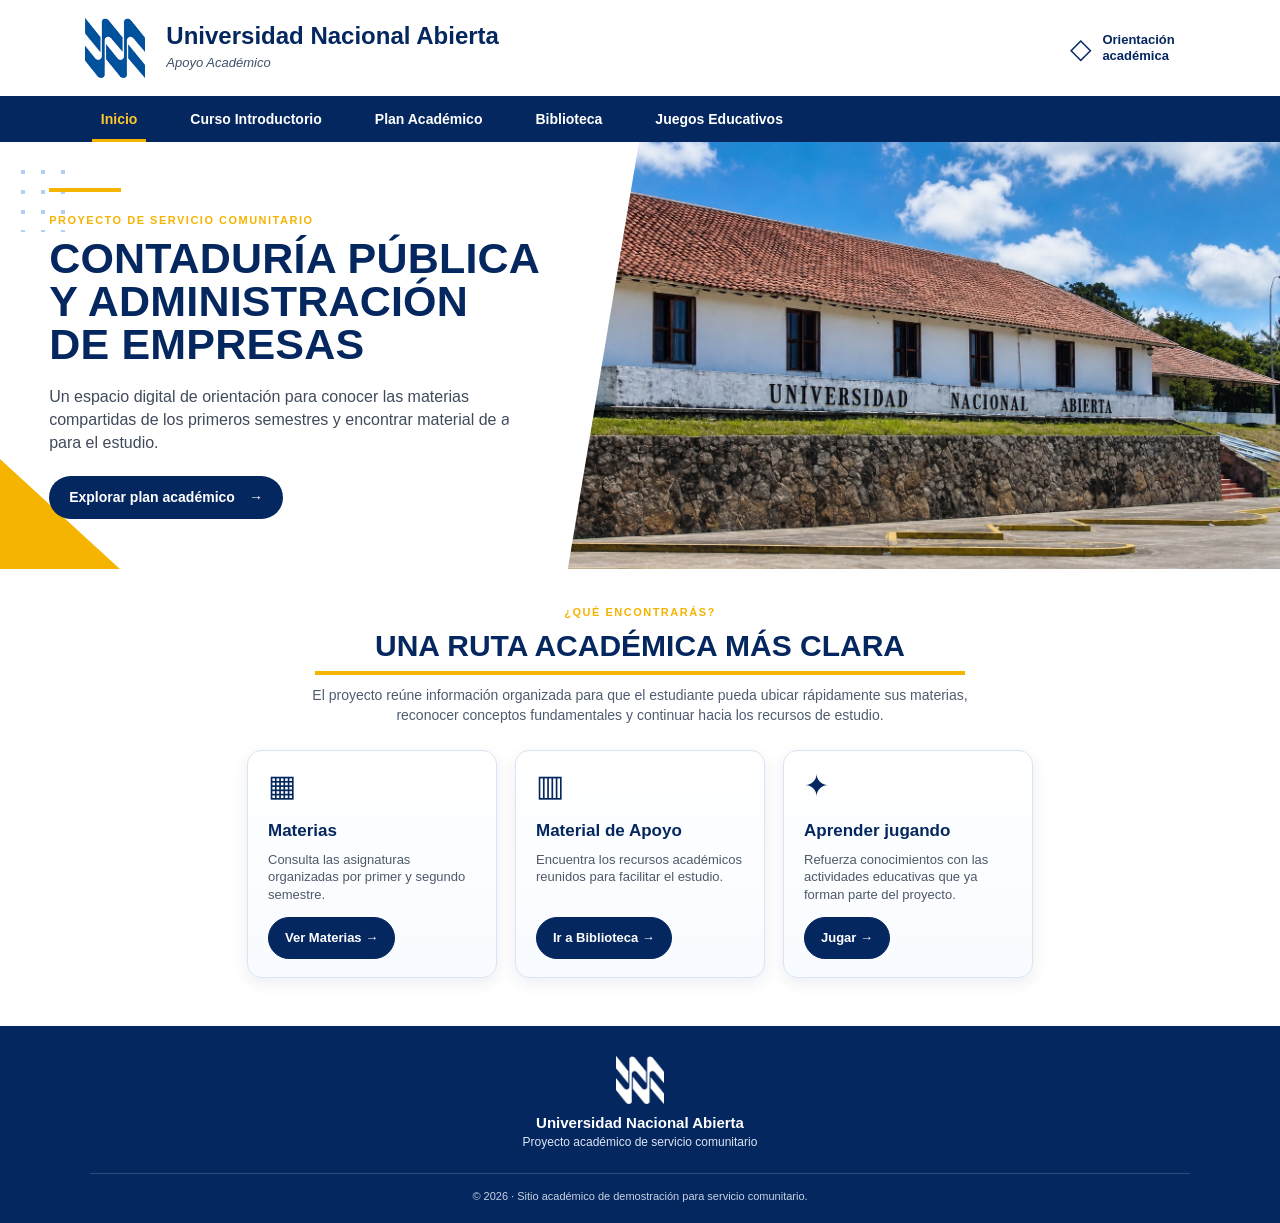
<file: index.html>
<!DOCTYPE html>
<html lang="es">
<head>
  <!-- Configuración básica del documento y adaptación a pantallas móviles. -->
  <meta charset="UTF-8">
  <meta name="viewport" content="width=device-width, initial-scale=1.0">

  <!-- Título que aparece en la pestaña del navegador. -->
  <title>InfoUNA Amazonas</title>

  <!-- Icono que aparece en la pestaña del navegador. -->
  <link rel="icon" type="image/png" href="Logo-UNA.png">
    
  <!-- Hoja de estilos principal. Debe estar en la misma carpeta que este archivo. -->
  <link rel="stylesheet" href="Estilos.css">

</head>

<!---------------------------------------------------------------------------------------------------------------->

<body>
  <div id="header"></div>
  <div id="site-nav"></div>

    <!-- Presentación principal: descripción del proyecto y acceso al plan académico. -->
  <section class="hero">
    <div class="hero-text">
      <!-- Elementos decorativos y título principal de la página. -->
      <span class="puntos" aria-hidden="true"></span>
      <div class="linea-dorada" aria-hidden="true"></div>
      <span class="kicker">Proyecto de servicio comunitario</span>
      <h2>CONTADURÍA PÚBLICA<br>Y ADMINISTRACIÓN<br>DE EMPRESAS</h2>
      <p>Un espacio digital de orientación para conocer las materias compartidas de los primeros semestres y encontrar material de apoyo para el estudio.</p>
      <a class="boton" href="Plan Academico.html">Explorar plan académico <span aria-hidden="true">→</span></a>
    </div>

    <!-- Imagen decorativa de la sede; se establece desde CSS mediante Sede-Una.png. -->
    <div class="hero-media" role="img" aria-label="Imagen de la sede de la Universidad Nacional Abierta"></div>
  </section>

  <!-- Contenido central con una introducción y tres accesos a recursos del proyecto. -->
  <main class="contenido-principal">
    <section aria-labelledby="titulo-recursos">
      <div class="titulo-seccion">
        <span class="kicker">¿Qué encontrarás?</span>
        <h2 id="titulo-recursos">Una ruta académica más clara</h2>
        <p>El proyecto reúne información organizada para que el estudiante pueda ubicar rápidamente sus materias, reconocer conceptos fundamentales y continuar hacia los recursos de estudio.</p>
      </div>

      <!-- Las tarjetas se distribuyen y centran automáticamente según el espacio disponible. -->
      <div class="tarjetas">
        <article class="tarjeta">
          <div class="icono" aria-hidden="true">▦</div>
          <h3>Materias</h3>
          <p>Consulta las asignaturas organizadas por primer y segundo semestre.</p>
          <a class="enlace" href="Plan Academico.html">Ver Materias →</a>
        </article>

        <article class="tarjeta">
          <div class="icono" aria-hidden="true">▥</div>
          <h3>Material de Apoyo</h3>
          <p>Encuentra los recursos académicos reunidos para facilitar el estudio.</p>
          <a class="enlace" href="Biblioteca.html">Ir a Biblioteca →</a>
        </article>

        <article class="tarjeta">
          <div class="icono" aria-hidden="true">✦</div>
          <h3>Aprender jugando</h3>
          <p>Refuerza conocimientos con las actividades educativas que ya forman parte del proyecto.</p>
          <a class="enlace" href="Juegos Educativos.html">Jugar →</a>
        </article>
      </div>
    </section>
  </main>

<!---------------------------------------------------------------------------------------------------------------->

  <div id="footer"></div>
  <script src="SiteLayout.js"></script>
</body>
</html>
</file>
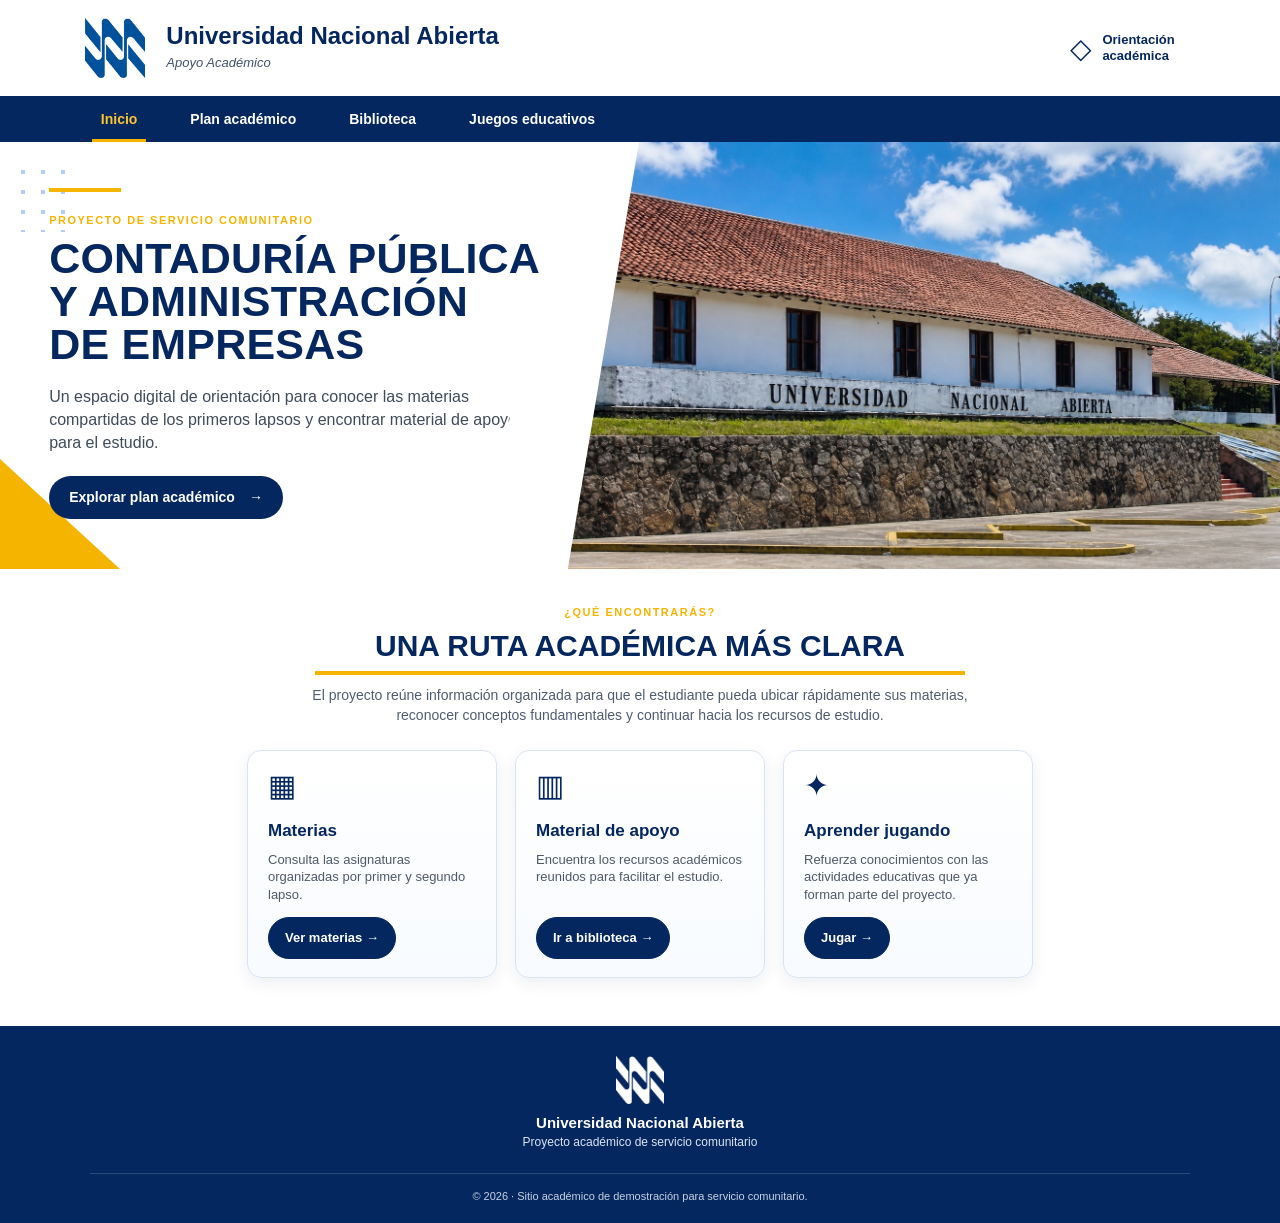
<file: Index.html>
<!DOCTYPE html>
<html lang="es">
<head>
    <!-- Configuración básica del documento y adaptación a pantallas móviles. -->
    <meta charset="UTF-8">
    <meta name="viewport" content="width=device-width, initial-scale=1.0">

    <!-- Título que aparece en la pestaña del navegador. -->
    <title>InfoUNA Amazonas</title>

    <!-- Hoja de estilos principal. Debe estar en la misma carpeta que este archivo. -->
    <link rel="stylesheet" href="Estilos.css">

</head>

<body>
    <!-- Encabezado institucional: logotipo, nombre de la universidad y valores del proyecto. -->
    <header class="encabezado-superior">
        <div class="marca">
            <div class="logo-una">
                <img src="Logo-UNA.png" alt="Logo de la Universidad Nacional Abierta">
            </div>
            <div>
                <h1>Universidad Nacional Abierta</h1>
                <small>Apoyo Académico</small>
            </div>
        </div>

        <!-- Mensajes institucionales que aparecen a la derecha en pantallas amplias. -->
        <div class="valores">
            <div class="valor">
                <span>◇</span>
                <div>Orientación<br>académica</div>
            </div>
        </div>
    </header>

    <!-- Menú de navegación principal. Cada enlace dirige a una sección o página del sitio. -->
    <nav class="barra-menu" aria-label="Navegación principal">
        <a class="activo" href="Index.html">Inicio</a>
        <a href="Plan Academico.html">Plan académico</a>
        <a href="Biblioteca.html">Biblioteca</a>
        <a href="Juegos Educativos.html">Juegos educativos</a>
    </nav>

    <!-- Presentación principal: descripción del proyecto y acceso al plan académico. -->
    <section class="hero">
        <div class="hero-text">
            <!-- Elementos decorativos y título principal de la página. -->
            <span class="puntos" aria-hidden="true"></span>
            <div class="linea-dorada" aria-hidden="true"></div>
            <span class="kicker">Proyecto de servicio comunitario</span>
            <h2>CONTADURÍA PÚBLICA<br>Y ADMINISTRACIÓN<br>DE EMPRESAS</h2>
            <p>Un espacio digital de orientación para conocer las materias compartidas de los primeros lapsos y encontrar material de apoyo para el estudio.</p>
            <a class="boton" href="Plan Academico.html">Explorar plan académico <span aria-hidden="true">→</span></a>
        </div>

        <!-- Imagen decorativa de la sede; se establece desde CSS mediante Sede-Una.png. -->
        <div class="hero-media" role="img" aria-label="Imagen de la sede de la Universidad Nacional Abierta"></div>
    </section>

    <!-- Contenido central con una introducción y tres accesos a recursos del proyecto. -->
    <main class="contenido-principal">
        <section aria-labelledby="titulo-recursos">
            <div class="titulo-seccion">
                <span class="kicker">¿Qué encontrarás?</span>
                <h2 id="titulo-recursos">Una ruta académica más clara</h2>
                <p>El proyecto reúne información organizada para que el estudiante pueda ubicar rápidamente sus materias, reconocer conceptos fundamentales y continuar hacia los recursos de estudio.</p>
            </div>

            <!-- Las tarjetas se distribuyen y centran automáticamente según el espacio disponible. -->
            <div class="tarjetas">
                <article class="tarjeta">
                    <div class="icono" aria-hidden="true">▦</div>
                    <h3>Materias</h3>
                    <p>Consulta las asignaturas organizadas por primer y segundo lapso.</p>
                    <a class="enlace" href="Plan Academico.html">Ver materias →</a>
                </article>

                <article class="tarjeta">
                    <div class="icono" aria-hidden="true">▥</div>
                    <h3>Material de apoyo</h3>
                    <p>Encuentra los recursos académicos reunidos para facilitar el estudio.</p>
                    <a class="enlace" href="Biblioteca">Ir a biblioteca →</a>
                </article>

                <article class="tarjeta">
                    <div class="icono" aria-hidden="true">✦</div>
                    <h3>Aprender jugando</h3>
                    <p>Refuerza conocimientos con las actividades educativas que ya forman parte del proyecto.</p>
                    <a class="enlace" href="Juegos Educativos.html">Jugar →</a>
                </article>
            </div>
        </section>

        <!-- Ancla que permite que el enlace «Contacto» del menú se desplace hasta el final. -->
        <span id="contacto"></span>
    </main>

    <!-- Pie de página simplificado: solo conserva el logo, el nombre y la identificación del proyecto. -->
    <footer class="pie">
        <!-- Este contenedor usa flexbox en columna para centrar todos sus elementos. -->
    <div class="pie-grid">
        <div class="marca-footer">
            <div class="logo-una">
                <img src="Logo-UNA.png" alt="Logo de la Universidad Nacional Abierta">
            </div>
            <div>
                <h3>Universidad Nacional Abierta</h3>
                <small>Proyecto académico de servicio comunitario</small>
            </div>
        </div>
    </div>
  
    <div class="copyright">© 2026 · Sitio académico de demostración para servicio comunitario.</div>
    </footer>

</body>
</html>
</file>
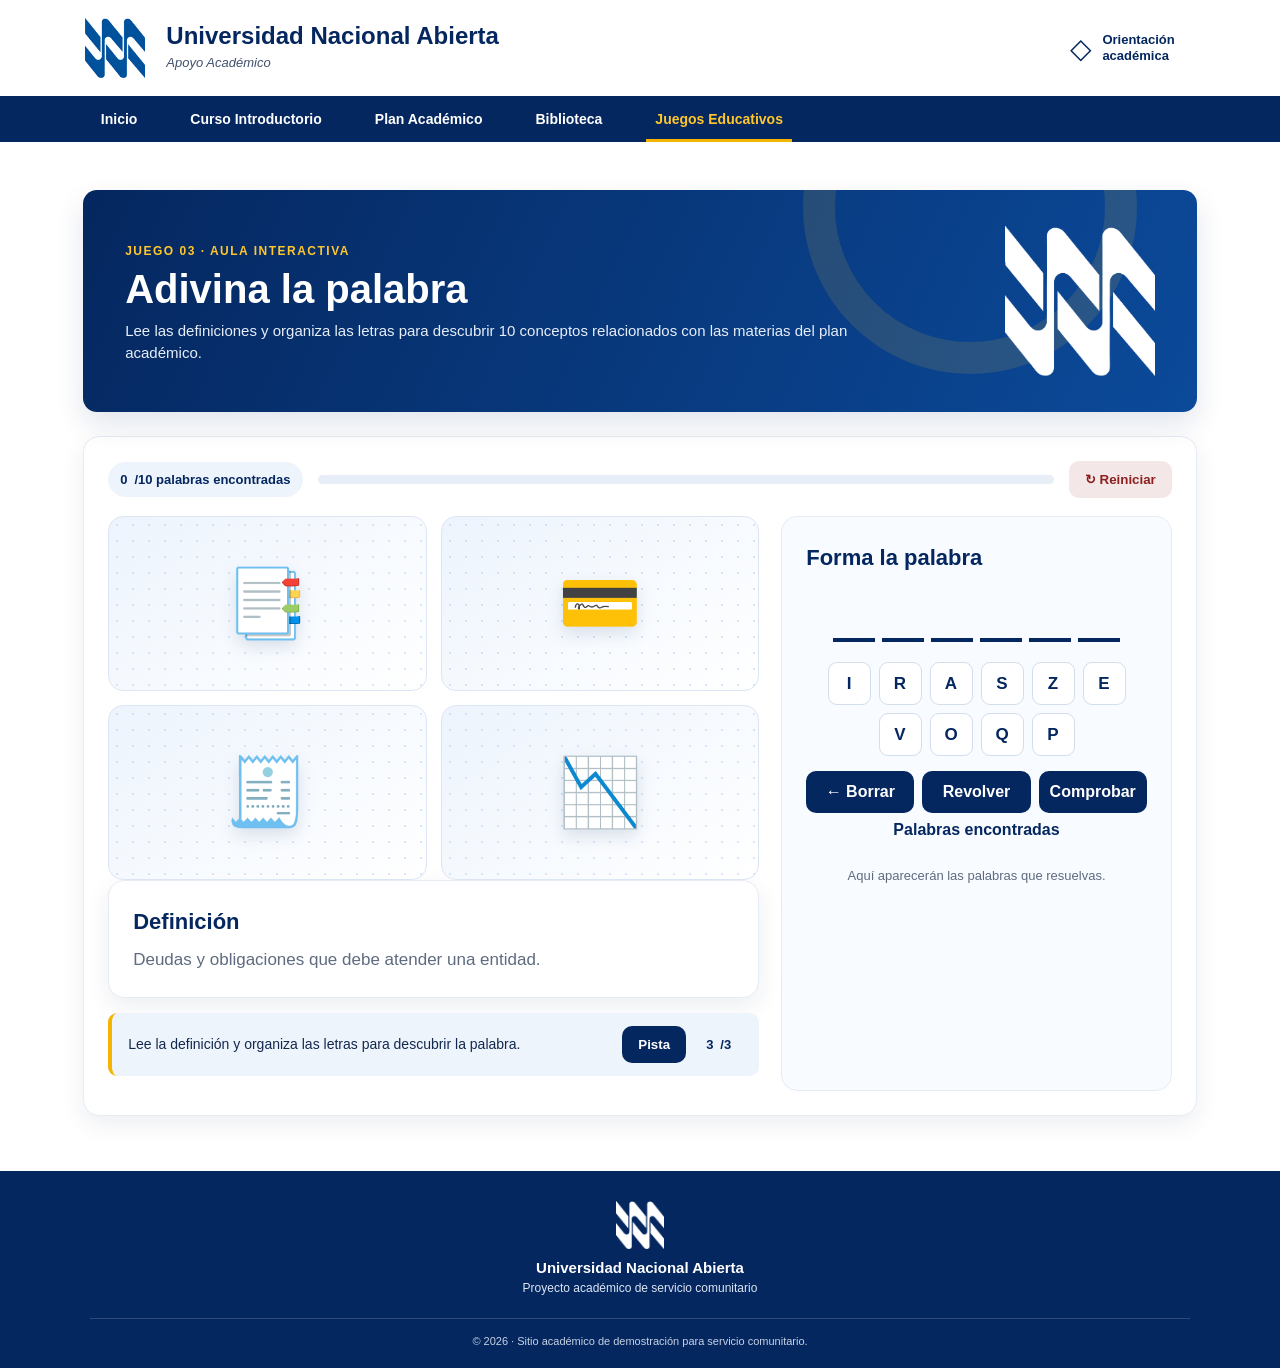
<file: Adivina-Palabra.html>
<!DOCTYPE html>
<html lang="es">
<head>
  <!-- Configuración del documento y recursos visuales compartidos. -->
  <meta charset="UTF-8">
  <meta name="viewport" content="width=device-width, initial-scale=1.0">
  <title>InfoUNA Amazonas | Adivina la palabra</title>
  <link rel="icon" type="image/png" href="Logo-UNA.png">
  <link rel="stylesheet" href="Estilos.css">
</head>
<body data-game="adivina">
  <!-- Los elementos compartidos se completan desde SiteLayout.js. -->
  <div id="header"></div>
  <div id="site-nav"></div>

  <!-- El tipo de juego se indica en el body y Juegos-Data.js genera la partida. -->
  <main class="game-shell pagina-con-encabezado">
    <section class="game-hero encabezado-pagina">
      <div>
        <span class="game-kicker">Juego 03 · Aula interactiva</span>
        <h2>Adivina la palabra</h2>
        <p>Lee las definiciones y organiza las letras para descubrir 10 conceptos relacionados con las materias del plan académico.</p>
      </div>
          
      <img class="academico-emblema" src="Logo-UNA.png" alt="UNA — Ruta académica">

    </section>

    <!-- Contenedor dinámico de la actividad. -->
    <div id="app"></div>
  </main>

  <!-- Avisos accesibles y recursos JavaScript; cargar el diseño antes del juego. -->
  <div id="footer"></div>
  <div id="toast" class="toast" role="status" aria-live="polite"></div>
  <script src="SiteLayout.js"></script>
  <script src="Juegos-Data.js"></script>
</body>
</html>
</file>
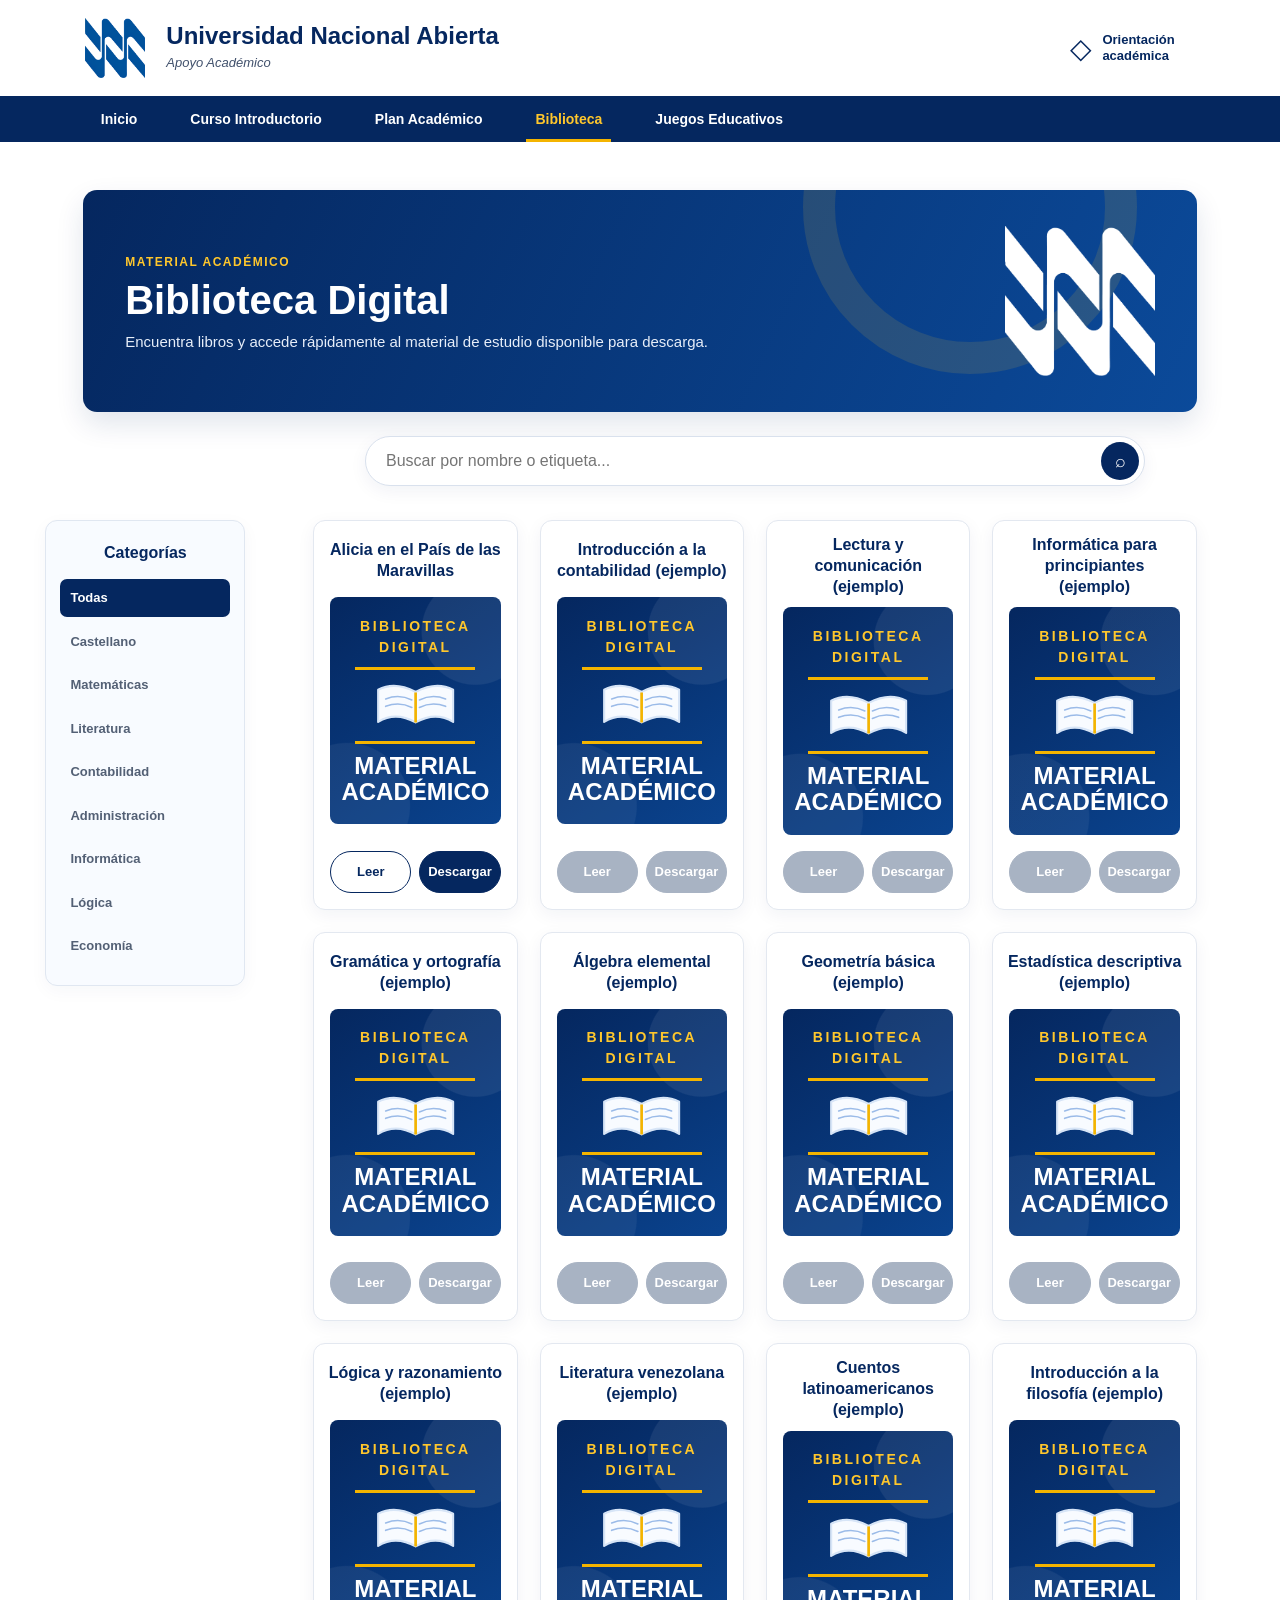
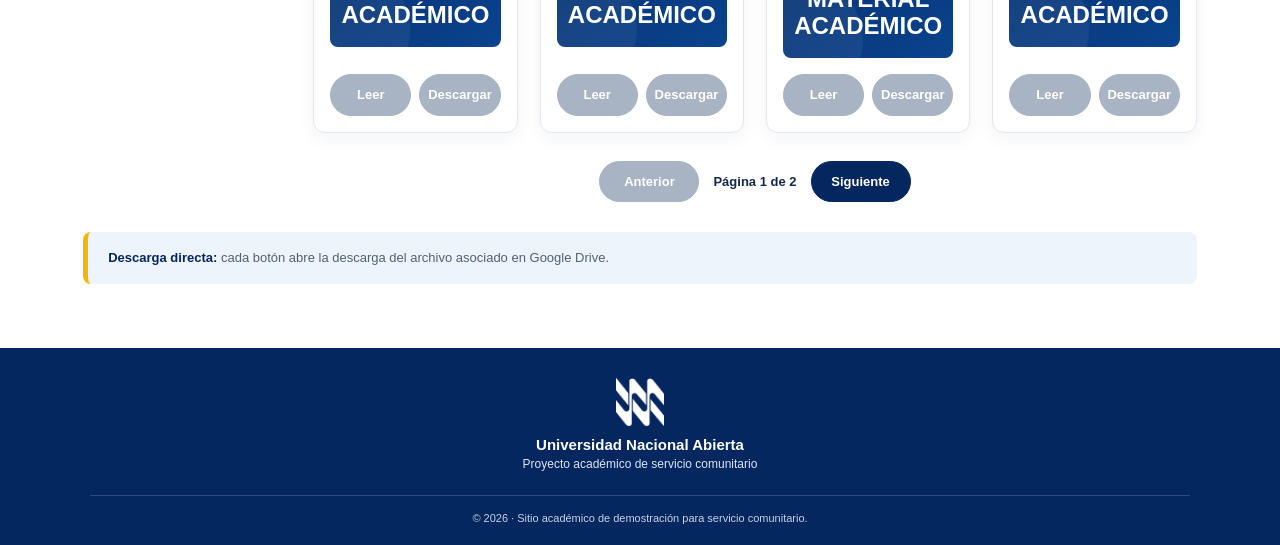
<file: Biblioteca.html>
<!DOCTYPE html>
<html lang="es">
<head>

  <!-- Configuración básica del documento y adaptación a pantallas móviles. -->
  <meta charset="UTF-8">
  <meta name="viewport" content="width=device-width, initial-scale=1.0">

  <!-- Título que aparece en la pestaña del navegador. -->
  <title>InfoUNA Amazonas | Biblioteca Digital</title>
  
  <!-- Icono que aparece en la pestaña del navegador. -->
  <link rel="icon" type="image/png" href="Logo-UNA.png">
  
  <!-- Hoja de estilos principal. Debe estar en la misma carpeta que este archivo. -->
  <link rel="stylesheet" href="Estilos.css">

</head>

<!---------------------------------------------------------------------------------------------------------------->

<body>
  <div id="header"></div>
  <div id="site-nav"></div>

  <main class="biblioteca-shell pagina-con-encabezado">
    
    <!-- Las categorías ocupan su propia columna; el encabezado y el catálogo se centran juntos. -->
    <div class="biblioteca-layout">

      <!-- Libros visibles por etiqueta; Libros.js genera los botones y aplica el filtro. -->
      <aside class="biblioteca-categorias" aria-label="Categorías de libros">
        <h3>Categorías</h3>
        <div id="categoriasLibros" class="biblioteca-category-list"></div>
      </aside>

      <div class="biblioteca-results">
        <!-- Presentación de la biblioteca centrada respecto a la búsqueda y los libros. -->
        <section class="biblioteca-head academico-hero encabezado-pagina">
          <div>
            <span class="kicker">Material Académico</span>
            <h2>Biblioteca Digital</h2>
            <p>Encuentra libros y accede rápidamente al material de estudio disponible para descarga.</p>
          </div>
          
          <img class="academico-emblema" src="Logo-UNA.png" alt="UNA — Ruta académica">
          
        </section>

        <!-- La búsqueda comparte el eje central del encabezado y del catálogo. -->
        <div class="biblioteca-search">
          <input id="buscadorLibros" type="search" placeholder="Buscar por nombre o etiqueta..." aria-label="Buscar libro por nombre o etiqueta" autocomplete="off">
          <button id="limpiarBusqueda" type="button" aria-label="Limpiar búsqueda">⌕</button>
        </div>

        <!-- Libros.js inserta aquí las tarjetas o el mensaje de búsqueda vacía. -->
        <section id="librosGrid" class="biblioteca-grid" aria-live="polite"></section>
        <!-- Los controles se muestran solo si los resultados ocupan más de una página. -->
        <nav id="paginacionLibros" class="biblioteca-pagination" aria-label="Paginación de libros" hidden>
          <button id="paginaAnterior" type="button">Anterior</button>
          <span id="paginaActual" aria-live="polite"></span>
          <button id="paginaSiguiente" type="button">Siguiente</button>
        </nav>
      </div>
    </div>

    <!-- Aviso sobre el destino de los enlaces de descarga de los libros. -->
    <div class="biblioteca-info">
      <strong>Descarga directa:</strong> cada botón abre la descarga del archivo asociado en Google Drive.
    </div>

  </main>

<!---------------------------------------------------------------------------------------------------------------->

  <div id="footer"></div>

<!-- La lógica de datos, filtrado, renderizado y paginación se mantiene en un archivo aparte. -->
<script src="SiteLayout.js"></script>
<script src="Libros.js"></script>

</body>
</html>
</file>
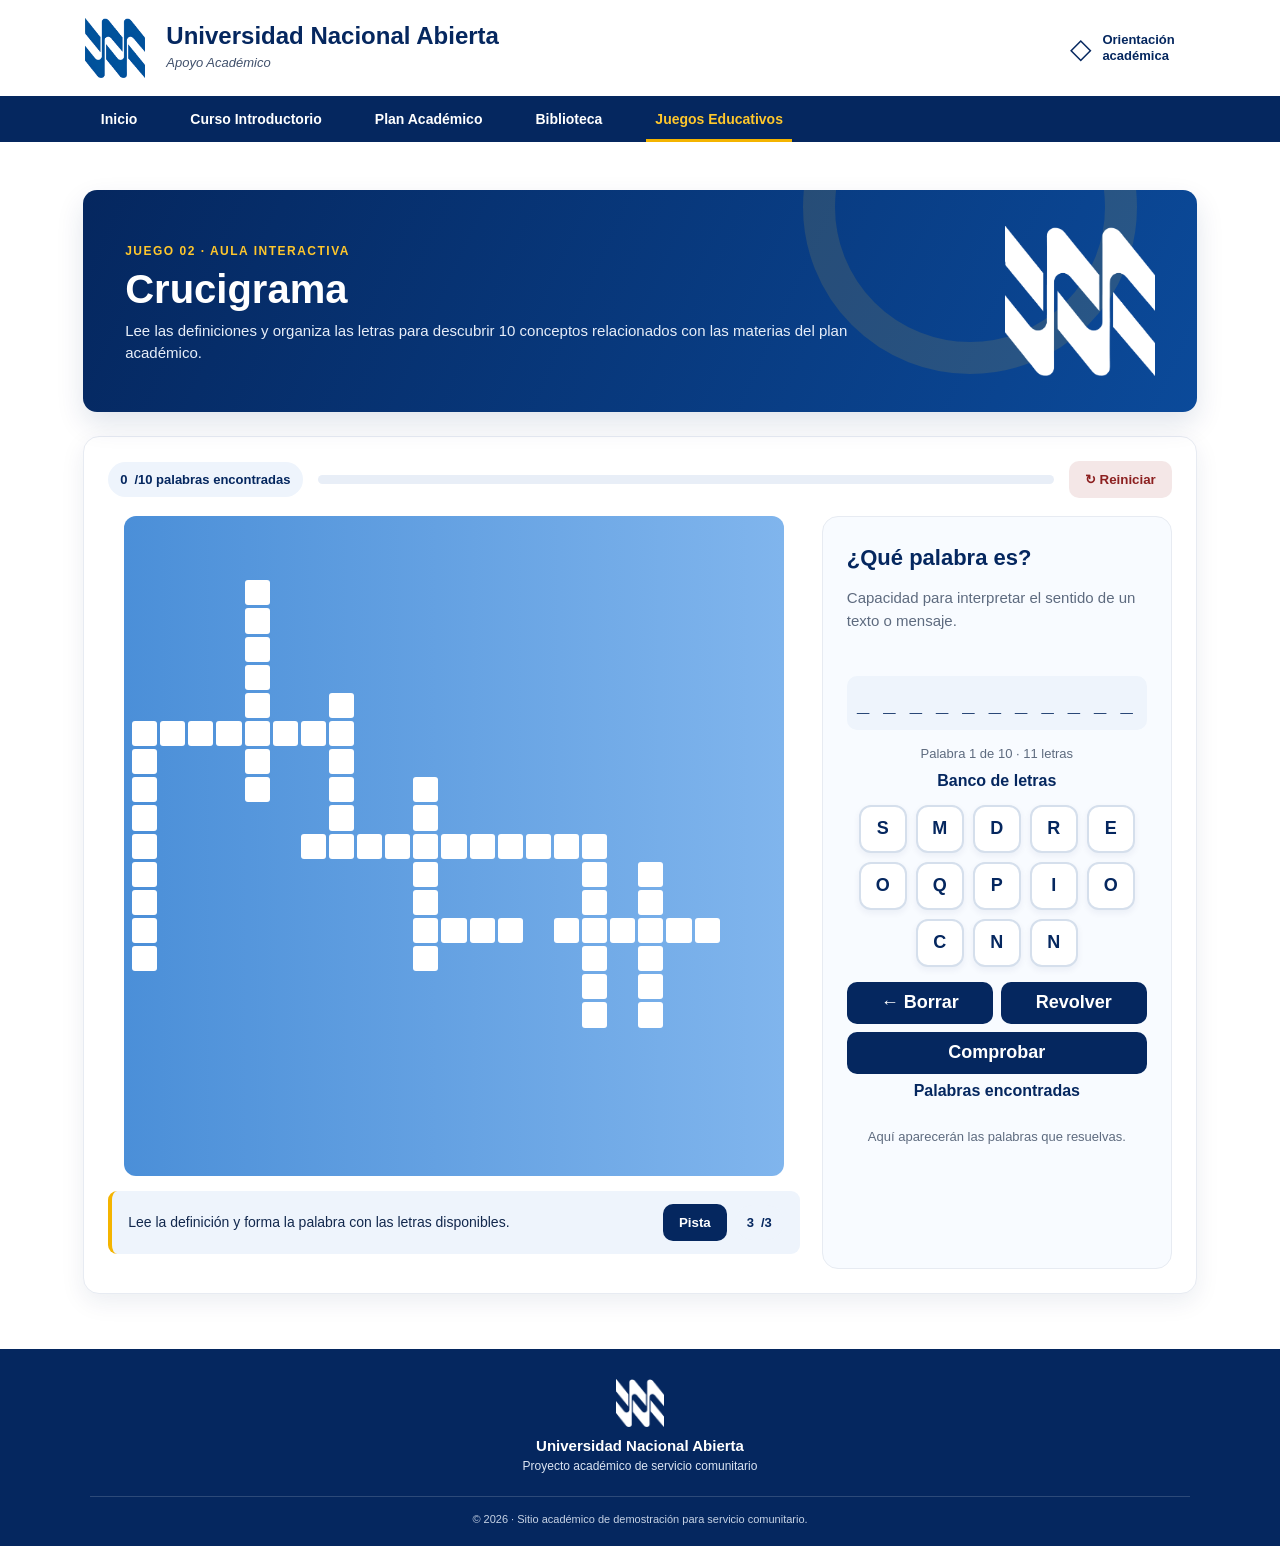
<file: Crucigrama.html>
<!DOCTYPE html>
<html lang="es">
<head>
  <!-- Configuración básica del documento y adaptación a pantallas móviles. -->
  <meta charset="UTF-8">
  <meta name="viewport" content="width=device-width, initial-scale=1.0">

  <!-- Título e icono de la página. -->
  <title>InfoUNA Amazonas | Crucigrama</title>
  <link rel="icon" type="image/png" href="Logo-UNA.png">

  <!-- Hoja de estilos compartida por el sitio y los juegos. -->
  <link rel="stylesheet" href="Estilos.css">
</head>
<body data-game="crucigrama">
  <!-- SiteLayout.js inserta aquí el encabezado y la navegación compartidos. -->
  <div id="header"></div>
  <div id="site-nav"></div>

  <!-- Contenido propio del crucigrama. -->
  <main class="game-shell pagina-con-encabezado">
    <section class="game-hero encabezado-pagina">
      <div>
        <span class="game-kicker">Juego 02 · Aula interactiva</span>
        <h2>Crucigrama</h2>
        <p>Lee las definiciones y organiza las letras para descubrir 10 conceptos relacionados con las materias del plan académico.</p>
      </div>
      <img class="academico-emblema" src="Logo-UNA.png" alt="UNA — Ruta académica">
    </section>

    <!-- Juegos-Data.js genera en este contenedor el tablero y sus controles. -->
    <div id="app"></div>
  </main>

  <!-- SiteLayout.js inserta aquí el pie de página compartido. -->
  <div id="footer"></div>

  <!-- Mensajes breves para informar acciones del juego. -->
  <div id="toast" class="toast" role="status" aria-live="polite"></div>

  <!-- Carga del diseño compartido, los datos y la lógica de los juegos. -->
  <script src="SiteLayout.js"></script>
  <script src="Juegos-Data.js"></script>
</body>
</html>
</file>
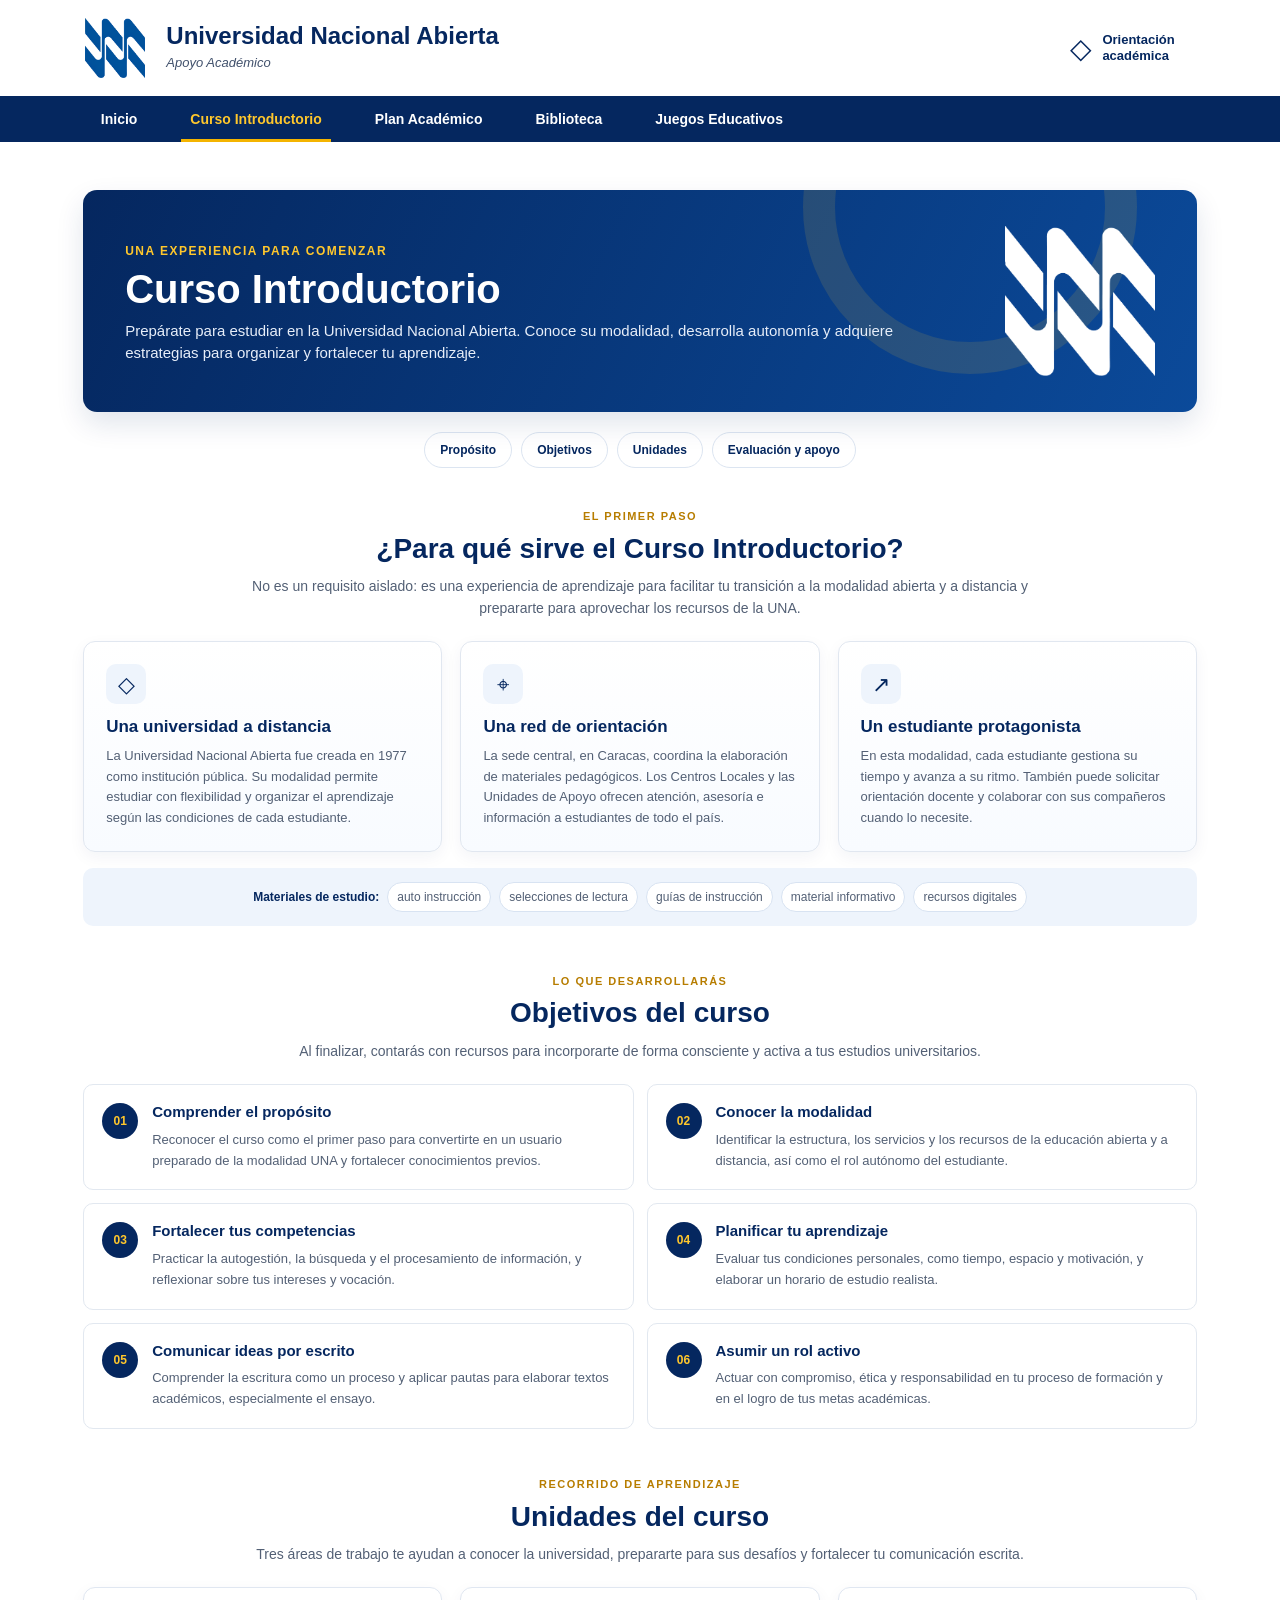
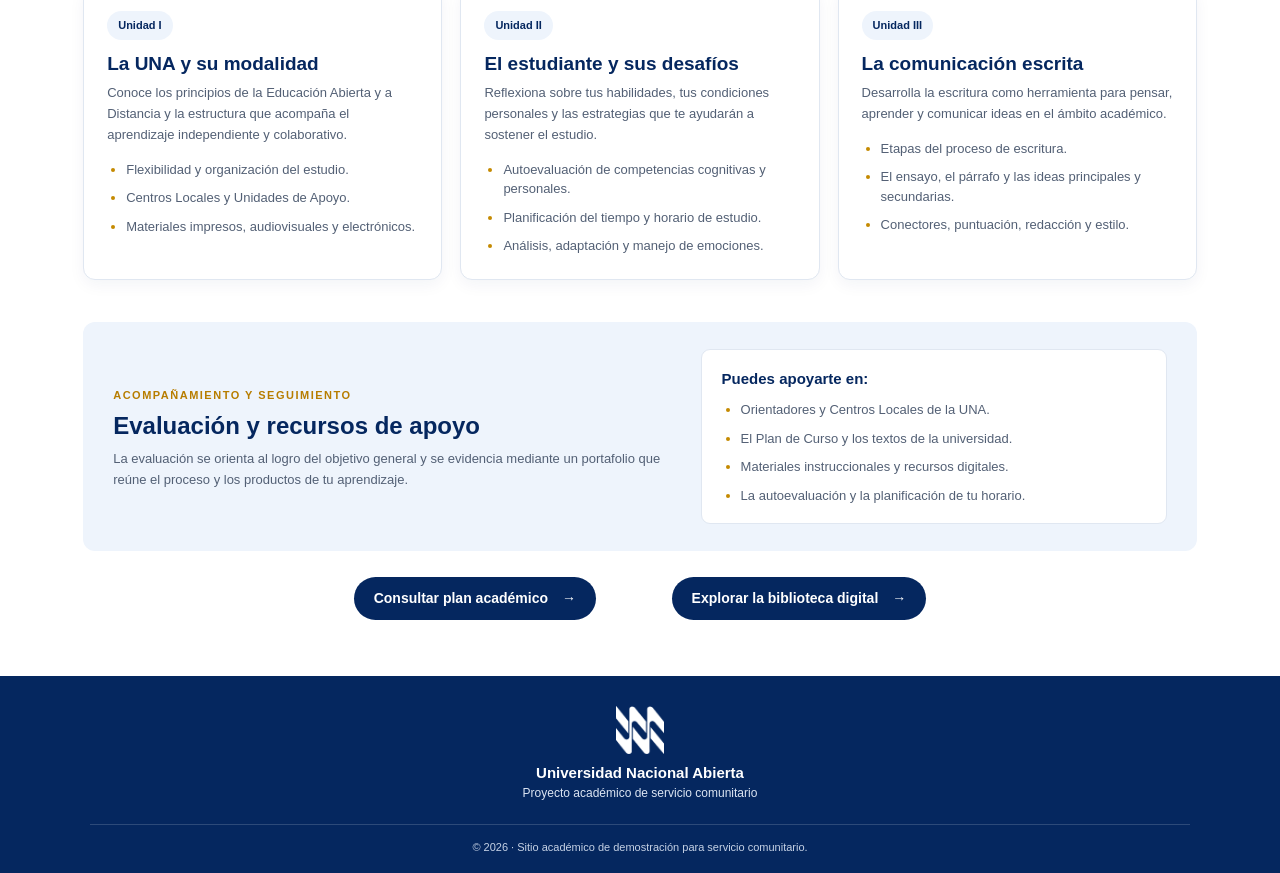
<file: Curso Introductorio.html>
<!DOCTYPE html>
<html lang="es">
<head>
  <!-- Configuración básica del documento y adaptación a pantallas móviles. -->
  <meta charset="UTF-8">
  <meta name="viewport" content="width=device-width, initial-scale=1.0">

  <!-- Título e icono de la página. -->
  <title>InfoUNA Amazonas | Curso Introductorio</title>
  <link rel="icon" type="image/png" href="Logo-UNA.png">

  <!-- Estilos compartidos con el resto del sitio. -->
  <link rel="stylesheet" href="Estilos.css">
</head>

<!---------------------------------------------------------------------------------------------------------------->

<body>
  <div id="header"></div>
  <div id="site-nav"></div>

  <main class="contenido-principal pagina-interna curso-shell pagina-con-encabezado">
    <!-- Presentación del curso y de su papel en la adaptación a la UNA. -->
    <section class="academico-hero encabezado-pagina" aria-labelledby="tituloCurso">
      <div>
        <span class="kicker">Una experiencia para comenzar</span>
        <h2 id="tituloCurso">Curso Introductorio</h2>
        <p>Prepárate para estudiar en la Universidad Nacional Abierta. Conoce su modalidad, desarrolla autonomía y adquiere estrategias para organizar y fortalecer tu aprendizaje.</p>
      </div>
        
      <img class="academico-emblema" src="Logo-UNA.png" alt="UNA — Ruta académica">    
      
    </section>

    <!-- Accesos rápidos a las secciones de la página. -->
    <nav class="curso-indice" aria-label="Secciones del curso">
      <a href="#proposito">Propósito</a>
      <a href="#objetivos">Objetivos</a>
      <a href="#unidades">Unidades</a>
      <a href="#evaluacion">Evaluación y apoyo</a>
    </nav>

    <!-- Contexto institucional y propósito del curso. -->
    <section id="proposito" class="curso-seccion" aria-labelledby="tituloProposito">
      <div class="curso-seccion-titulo">
        <span class="mini-kicker">El primer paso</span>
        <h2 id="tituloProposito">¿Para qué sirve el Curso Introductorio?</h2>
        <p>No es un requisito aislado: es una experiencia de aprendizaje para facilitar tu transición a la modalidad abierta y a distancia y prepararte para aprovechar los recursos de la UNA.</p>
      </div>

      <div class="curso-contexto-grid">
        <article class="curso-card">
          <span class="curso-card-icono" aria-hidden="true">◇</span>
          <h3>Una universidad a distancia</h3>
          <p>La Universidad Nacional Abierta fue creada en 1977 como institución pública. Su modalidad permite estudiar con flexibilidad y organizar el aprendizaje según las condiciones de cada estudiante.</p>
        </article>
        <article class="curso-card">
          <span class="curso-card-icono" aria-hidden="true">⌖</span>
          <h3>Una red de orientación</h3>
          <p>La sede central, en Caracas, coordina la elaboración de materiales pedagógicos. Los Centros Locales y las Unidades de Apoyo ofrecen atención, asesoría e información a estudiantes de todo el país.</p>
        </article>
        <article class="curso-card">
          <span class="curso-card-icono" aria-hidden="true">↗</span>
          <h3>Un estudiante protagonista</h3>
          <p>En esta modalidad, cada estudiante gestiona su tiempo y avanza a su ritmo. También puede solicitar orientación docente y colaborar con sus compañeros cuando lo necesite.</p>
        </article>
      </div>

      <div class="curso-recursos" aria-label="Materiales de estudio de la UNA">
        <strong>Materiales de estudio:</strong>
        <span>auto instrucción</span>
        <span>selecciones de lectura</span>
        <span>guías de instrucción</span>
        <span>material informativo</span>
        <span>recursos digitales</span>
      </div>
    </section>

    <!-- Objetivos formativos del curso. -->
    <section id="objetivos" class="curso-seccion" aria-labelledby="tituloObjetivos">
      <div class="curso-seccion-titulo">
        <span class="mini-kicker">Lo que desarrollarás</span>
        <h2 id="tituloObjetivos">Objetivos del curso</h2>
        <p>Al finalizar, contarás con recursos para incorporarte de forma consciente y activa a tus estudios universitarios.</p>
      </div>

      <div class="curso-objetivos-grid">
        <article class="curso-objetivo">
          <span>01</span>
          <div>
            <h3>Comprender el propósito</h3>
            <p>Reconocer el curso como el primer paso para convertirte en un usuario preparado de la modalidad UNA y fortalecer conocimientos previos.</p>
          </div>
        </article>
        <article class="curso-objetivo">
          <span>02</span>
          <div>
            <h3>Conocer la modalidad</h3>
            <p>Identificar la estructura, los servicios y los recursos de la educación abierta y a distancia, así como el rol autónomo del estudiante.</p>
          </div>
        </article>
        <article class="curso-objetivo">
          <span>03</span>
          <div>
            <h3>Fortalecer tus competencias</h3>
            <p>Practicar la autogestión, la búsqueda y el procesamiento de información, y reflexionar sobre tus intereses y vocación.</p>
          </div>
        </article>
        <article class="curso-objetivo">
          <span>04</span>
          <div>
            <h3>Planificar tu aprendizaje</h3>
            <p>Evaluar tus condiciones personales, como tiempo, espacio y motivación, y elaborar un horario de estudio realista.</p>
          </div>
        </article>
        <article class="curso-objetivo">
          <span>05</span>
          <div>
            <h3>Comunicar ideas por escrito</h3>
            <p>Comprender la escritura como un proceso y aplicar pautas para elaborar textos académicos, especialmente el ensayo.</p>
          </div>
        </article>
        <article class="curso-objetivo">
          <span>06</span>
          <div>
            <h3>Asumir un rol activo</h3>
            <p>Actuar con compromiso, ética y responsabilidad en tu proceso de formación y en el logro de tus metas académicas.</p>
          </div>
        </article>
      </div>
    </section>

    <!-- Contenidos organizados según las tres unidades descritas en el resumen. -->
    <section id="unidades" class="curso-seccion" aria-labelledby="tituloUnidades">
      <div class="curso-seccion-titulo">
        <span class="mini-kicker">Recorrido de aprendizaje</span>
        <h2 id="tituloUnidades">Unidades del curso</h2>
        <p>Tres áreas de trabajo te ayudan a conocer la universidad, prepararte para sus desafíos y fortalecer tu comunicación escrita.</p>
      </div>

      <div class="curso-unidades-grid">
        <article class="curso-unidad">
          <div class="curso-unidad-numero">Unidad I</div>
          <h3>La UNA y su modalidad</h3>
          <p>Conoce los principios de la Educación Abierta y a Distancia y la estructura que acompaña el aprendizaje independiente y colaborativo.</p>
          <ul>
            <li>Flexibilidad y organización del estudio.</li>
            <li>Centros Locales y Unidades de Apoyo.</li>
            <li>Materiales impresos, audiovisuales y electrónicos.</li>
          </ul>
        </article>

        <article class="curso-unidad">
          <div class="curso-unidad-numero">Unidad II</div>
          <h3>El estudiante y sus desafíos</h3>
          <p>Reflexiona sobre tus habilidades, tus condiciones personales y las estrategias que te ayudarán a sostener el estudio.</p>
          <ul>
            <li>Autoevaluación de competencias cognitivas y personales.</li>
            <li>Planificación del tiempo y horario de estudio.</li>
            <li>Análisis, adaptación y manejo de emociones.</li>
          </ul>
        </article>

        <article class="curso-unidad">
          <div class="curso-unidad-numero">Unidad III</div>
          <h3>La comunicación escrita</h3>
          <p>Desarrolla la escritura como herramienta para pensar, aprender y comunicar ideas en el ámbito académico.</p>
          <ul>
            <li>Etapas del proceso de escritura.</li>
            <li>El ensayo, el párrafo y las ideas principales y secundarias.</li>
            <li>Conectores, puntuación, redacción y estilo.</li>
          </ul>
        </article>
      </div>
    </section>

    <!-- Explicación del portafolio y de los recursos de apoyo disponibles. -->
    <section id="evaluacion" class="curso-evaluacion" aria-labelledby="tituloEvaluacion">
      <div class="curso-evaluacion-intro">
        <span class="mini-kicker">Acompañamiento y seguimiento</span>
        <h2 id="tituloEvaluacion">Evaluación y recursos de apoyo</h2>
        <p>La evaluación se orienta al logro del objetivo general y se evidencia mediante un portafolio que reúne el proceso y los productos de tu aprendizaje.</p>
      </div>
      <div class="curso-evaluacion-detalle">
        <h3>Puedes apoyarte en:</h3>
        <ul>
          <li>Orientadores y Centros Locales de la UNA.</li>
          <li>El Plan de Curso y los textos de la universidad.</li>
          <li>Materiales instruccionales y recursos digitales.</li>
          <li>La autoevaluación y la planificación de tu horario.</li>
        </ul>
      </div>
    </section>

    <!-- Enlaces a otros recursos académicos del sitio. -->
    <section class="curso-enlaces" aria-label="Otros recursos académicos">
      <a class="boton" href="Plan Academico.html">Consultar plan académico <span aria-hidden="true">→</span></a>
      <a class="boton" href="Biblioteca.html">Explorar la biblioteca digital <span aria-hidden="true">→</span></a>
    </section>
  </main>

<!---------------------------------------------------------------------------------------------------------------->

  <div id="footer"></div>
  <script src="SiteLayout.js"></script>
</body>
</html>
</file>
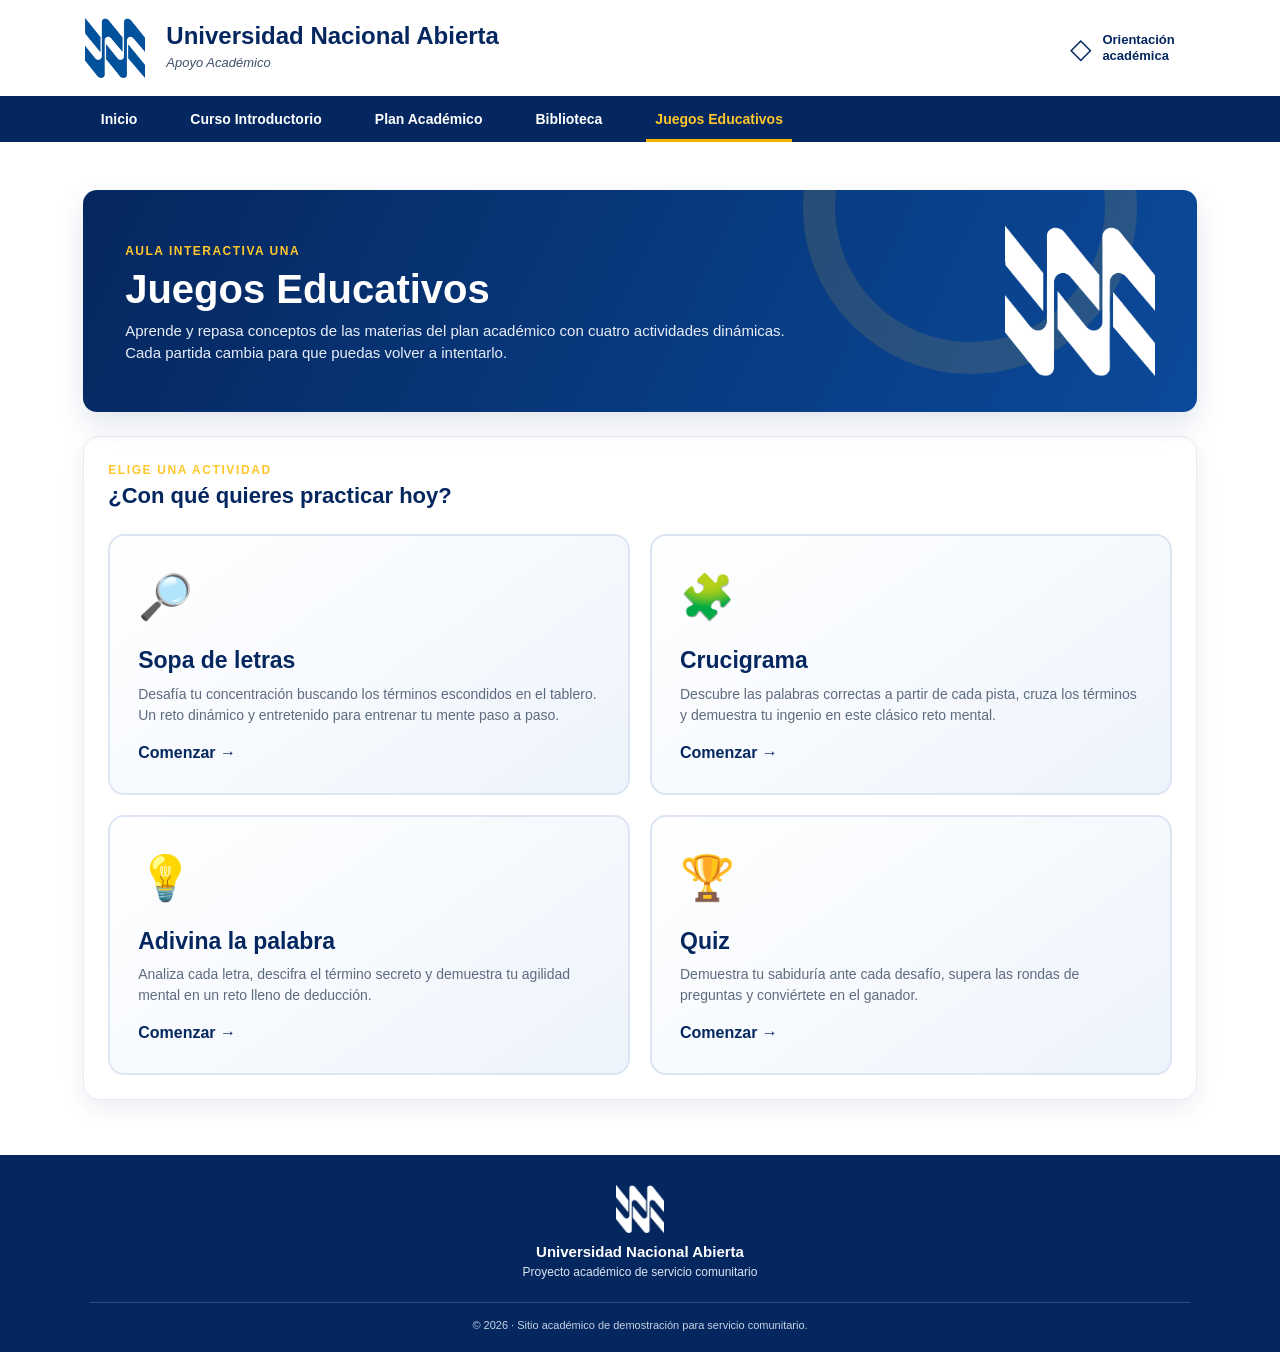
<file: Juegos Educativos.html>
<!DOCTYPE html>
<html lang="es">
<head>
  <!-- Configuración básica del documento y adaptación a pantallas móviles. -->
  <meta charset="UTF-8">
  <meta name="viewport" content="width=device-width, initial-scale=1.0">

  <!-- Título que aparece en la pestaña del navegador. -->
  <title>InfoUNA Amazonas | Juegos Educativos</title>

  <!-- Icono que aparece en la pestaña del navegador. -->
  <link rel="icon" type="image/png" href="Logo-UNA.png">
    
  <!-- Hoja de estilos principal. Debe estar en la misma carpeta que este archivo. -->
  <link rel="stylesheet" href="Estilos.css">

</head>

<!---------------------------------------------------------------------------------------------------------------->

<body>
  <div id="header"></div>
  <div id="site-nav"></div>
  
  <main class="game-shell pagina-con-encabezado">
    <!-- Presentación de la sección y explicación de las actividades disponibles. -->
    <section class="game-hero encabezado-pagina">
      <div>
        <span class="kicker">Aula interactiva UNA</span>
        <h2>Juegos Educativos</h2>
        <p>Aprende y repasa conceptos de las materias del plan académico con cuatro actividades dinámicas.
        <br>Cada partida cambia para que puedas volver a intentarlo.</p>
      </div>

      <img class="academico-emblema" src="Logo-UNA.png" alt="UNA — Ruta académica">
      
    </section>

    <!-- Catálogo de actividades; cada tarjeta enlaza a su juego correspondiente. -->
    <section class="game-panel">
      <div class="game-kicker">Elige una actividad</div>
      <h3>¿Con qué quieres practicar hoy?</h3>

      <!-- Juegos-->
      <div class="category-grid">

        <!-- Sopa De Letras-->
        <a class="category-card" href="Sopa-Letras.html">
          <span class="big-icon">🔎</span>
          <h3>Sopa de letras</h3>
          <p>Desafía tu concentración buscando los términos escondidos en el tablero. Un reto dinámico y entretenido para entrenar tu mente paso a paso.</p>
          <span class="go">Comenzar →</span>
        </a>

        <!-- Crucigrama-->
        <a class="category-card" href="Crucigrama.html">
          <span class="big-icon">🧩</span>
          <h3>Crucigrama</h3>
          <p>Descubre las palabras correctas a partir de cada pista, cruza los términos y demuestra tu ingenio en este clásico reto mental.</p>
          <span class="go">Comenzar →</span>
        </a>

        <!-- Adivina la Palabra -->
        <a class="category-card" href="Adivina-Palabra.html">
          <span class="big-icon">💡</span>
          <h3>Adivina la palabra</h3>
          <p>Analiza cada letra, descifra el término secreto y demuestra tu agilidad mental en un reto lleno de deducción.</p>
          <span class="go">Comenzar →</span>
        </a>

        <!-- Quiz-->
        <a class="category-card" href="Quiz.html">
          <span class="big-icon">🏆</span>
          <h3>Quiz</h3>
          <p>Demuestra tu sabiduría ante cada desafío, supera las rondas de preguntas y conviértete en el ganador.</p>
          <span class="go">Comenzar →</span>
        </a>

      </div>
    </section>
  </main>

<!---------------------------------------------------------------------------------------------------------------->

  <div id="footer"></div>
  <script src="SiteLayout.js"></script>

</body>
</html>
</file>
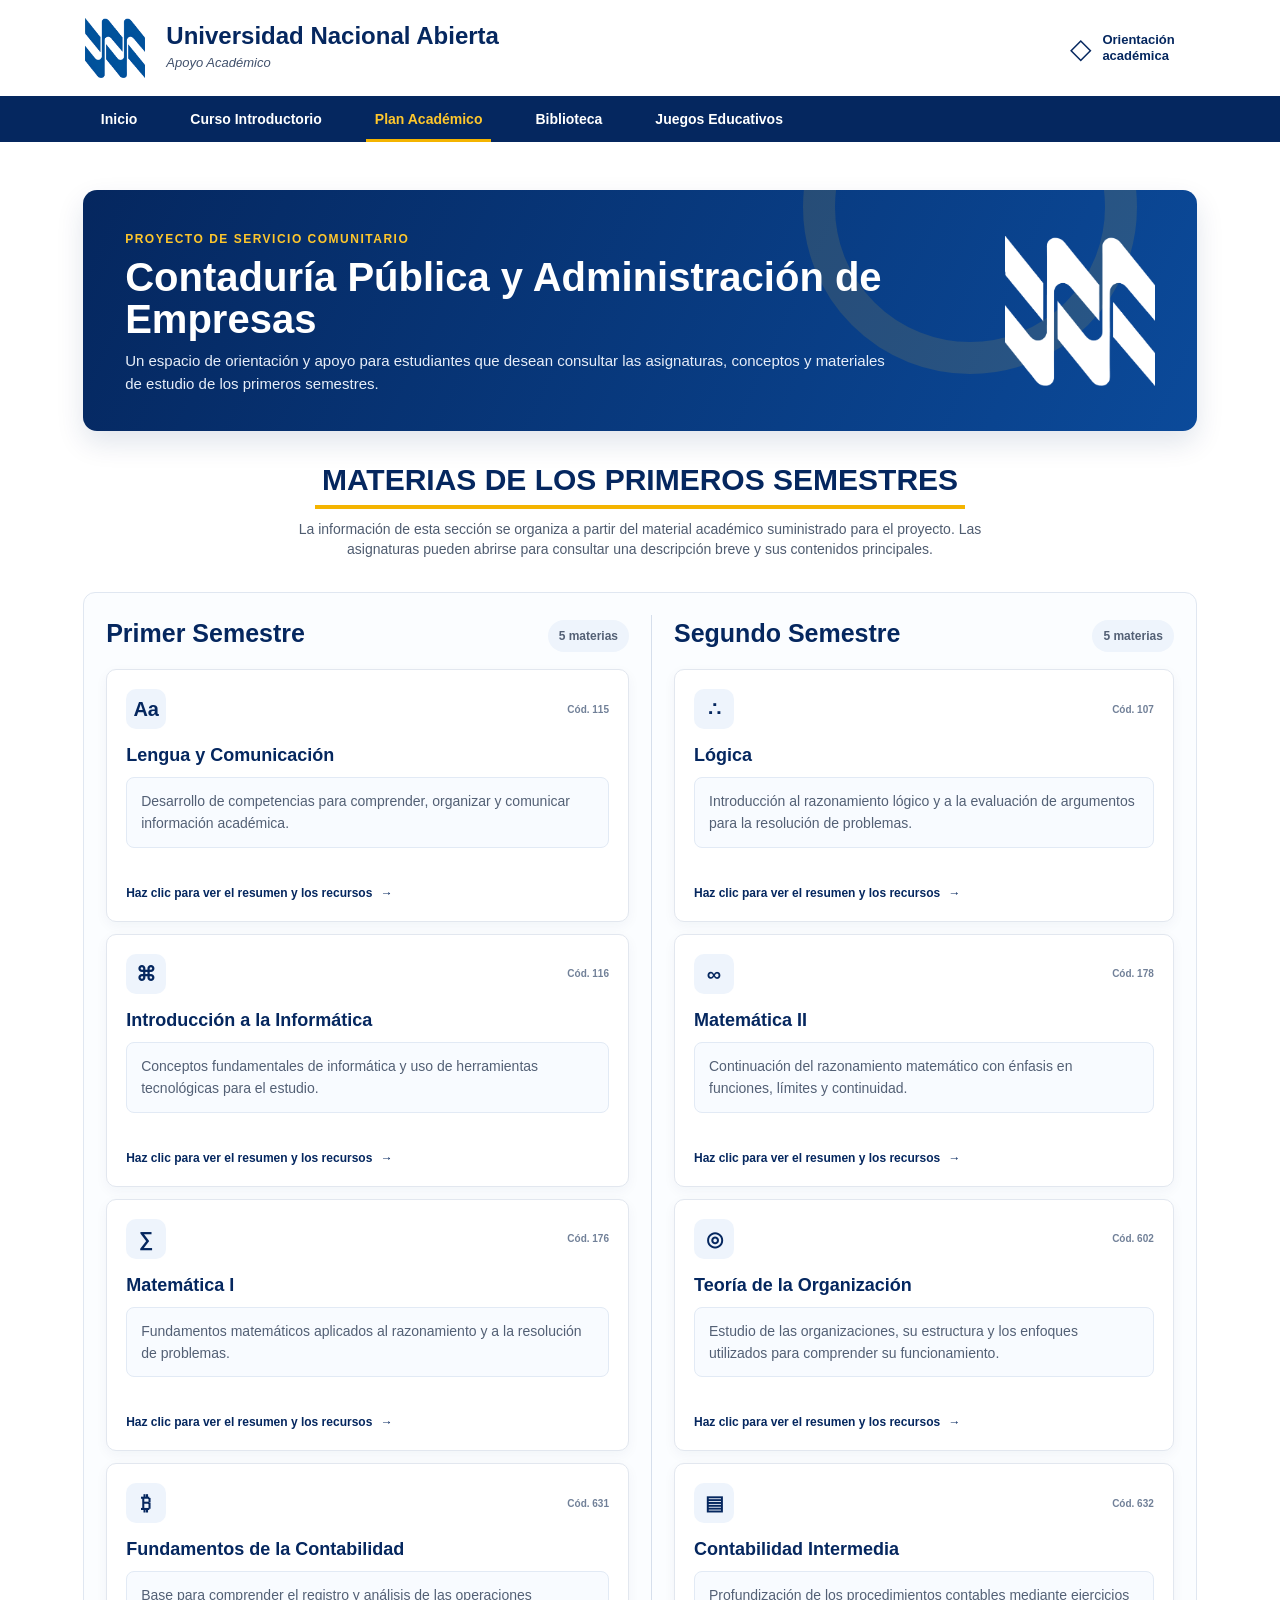
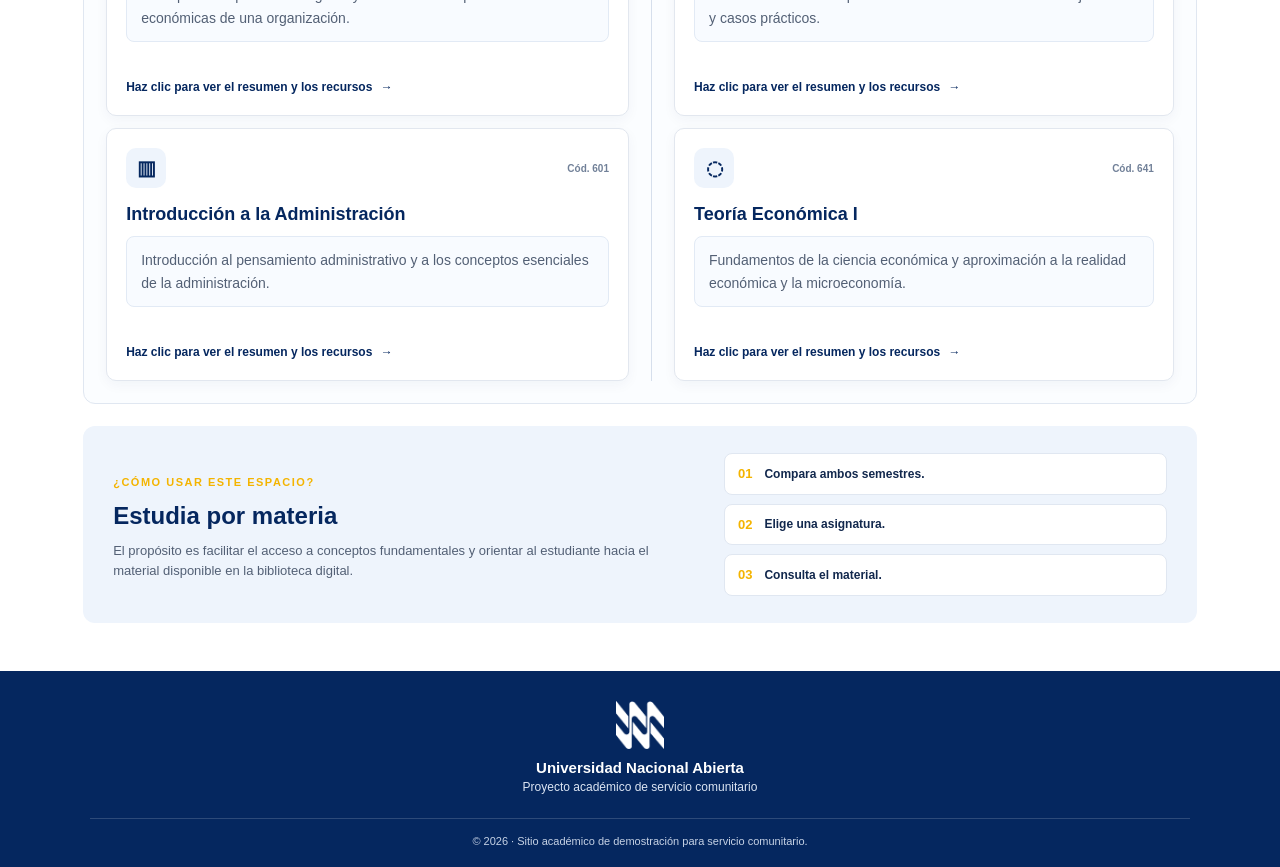
<file: Plan Academico.html>
<!DOCTYPE html>
<html lang="es">
<head>
  <!-- Configuración básica del documento y adaptación a pantallas móviles. -->
  <meta charset="UTF-8">
  <meta name="viewport" content="width=device-width, initial-scale=1.0">

  <!-- Título que aparece en la pestaña del navegador. -->
  <title>InfoUNA Amazonas | Plan Académico</title>

  <!-- Icono que aparece en la pestaña del navegador. -->
  <link rel="icon" type="image/png" href="Logo-UNA.png">
    
  <!-- Hoja de estilos principal. Debe estar en la misma carpeta que este archivo. -->
  <link rel="stylesheet" href="Estilos.css">

</head>

<!---------------------------------------------------------------------------------------------------------------->

<body>
  <div id="header"></div>
  <div id="site-nav"></div>

  <!-- Contenido principal: presentación del plan, controles interactivos y enlaces de apoyo. -->
  <main class="contenido-principal pagina-interna pagina-con-encabezado">
  
    <!-- Presenta las carreras incluidas y el alcance de la ruta académica. -->
  <section class="academico-hero encabezado-pagina">
    <div>
      <span class="kicker">Proyecto de servicio comunitario</span>
      <h2>Contaduría Pública y Administración de Empresas</h2>
      <p>Un espacio de orientación y apoyo para estudiantes que desean consultar las asignaturas, conceptos y materiales de estudio de los primeros semestres.</p>
    </div>
    <img class="academico-emblema" src="Logo-UNA.png" alt="UNA — Ruta académica">
  </section>

  <!-- Introducción que explica el contenido y el uso de las asignaturas. -->
  <section class="titulo-seccion plan-intro"><h2>Materias de los primeros semestres</h2><p>La información de esta sección se organiza a partir del material académico suministrado para el proyecto. Las asignaturas pueden abrirse para consultar una descripción breve y sus contenidos principales.</p></section>

  <!-- Materias de ambos semestres se muestran en paralelo y se actualizan desde materias.js. -->
  <section class="semestre-panel">
    <div class="semestres-grid">
      <section class="semestre-col" aria-labelledby="primerSemestreTitulo">
        <div class="semestre-heading"><h3 id="primerSemestreTitulo">Primer Semestre</h3><span class="contador" id="contadorMaterias1">0 materias</span></div>
        <div id="materiasGrid1" class="materias-grid" data-semestre="1"></div>
      </section>
      <section class="semestre-col" aria-labelledby="segundoSemestreTitulo">
        <div class="semestre-heading"><h3 id="segundoSemestreTitulo">Segundo Semestre</h3><span class="contador" id="contadorMaterias2">0 materias</span></div>
        <div id="materiasGrid2" class="materias-grid" data-semestre="2"></div>
      </section>
    </div>
  </section>

  <!-- Resume los pasos recomendados para consultar el plan y sus materiales. -->
  <section class="conexiones">
    <div><span class="mini-kicker">¿Cómo usar este espacio?</span><h2>Estudia por materia</h2><p>El propósito es facilitar el acceso a conceptos fundamentales y orientar al estudiante hacia el material disponible en la biblioteca digital.</p></div>
    <div class="conexiones-list"><div><strong>01</strong><span>Compara ambos semestres.</span></div><div><strong>02</strong><span>Elige una asignatura.</span></div><div><strong>03</strong><span>Consulta el material.</span></div></div>
  </section>

</main>

<!---------------------------------------------------------------------------------------------------------------->

  <div id="footer"></div>

  <script src="SiteLayout.js"></script>
  <script src="Materias.js"></script>
</body>
</html>
</file>
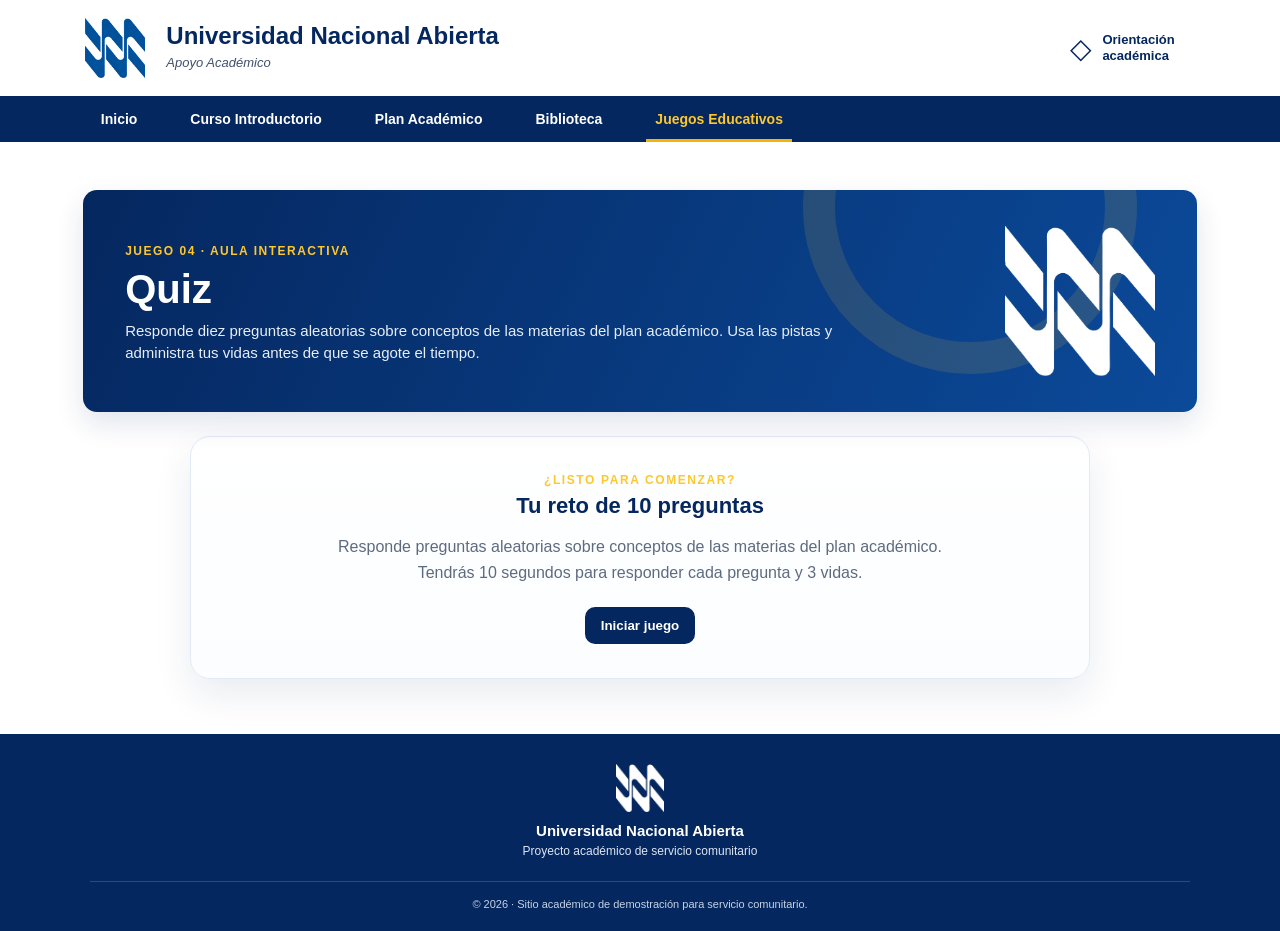
<file: Quiz.html>
<!DOCTYPE html>
<html lang="es">
<head>
  <!-- Configuración básica del documento y recursos visuales compartidos. -->
  <meta charset="UTF-8">
  <meta name="viewport" content="width=device-width, initial-scale=1.0">
  <title>InfoUNA Amazonas | Quiz</title>
  <link rel="icon" type="image/png" href="Logo-UNA.png">
  <link rel="stylesheet" href="Estilos.css">
</head>
<body data-game="quiz">
  <!-- SiteLayout.js inserta aquí el encabezado y la navegación comunes. -->
  <div id="header"></div>
  <div id="site-nav"></div>

  <!-- Presentación del quiz y contenedor donde se muestra su inicio o la partida. -->
  <main class="game-shell pagina-con-encabezado">
    <section class="game-hero encabezado-pagina">
      <div>
        <span class="game-kicker">Juego 04 · Aula interactiva</span>
        <h2>Quiz</h2>
        <p>Responde diez preguntas aleatorias sobre conceptos de las materias del plan académico. Usa las pistas y administra tus vidas antes de que se agote el tiempo.</p>
      </div>

      <img class="academico-emblema" src="Logo-UNA.png" alt="UNA — Ruta académica">
      
    </section>
    <div id="app"></div>
  </main>

  <!-- El pie se genera desde el diseño común; el aviso anuncia mensajes del juego. -->
  <div id="footer"></div>
  <div id="toast" class="toast" role="status" aria-live="polite"></div>

  <!-- Cargar primero el diseño compartido y luego los datos y la lógica de juegos. -->
  <script src="SiteLayout.js"></script>
  <script src="Juegos-Data.js"></script>
</body>
</html>
</file>
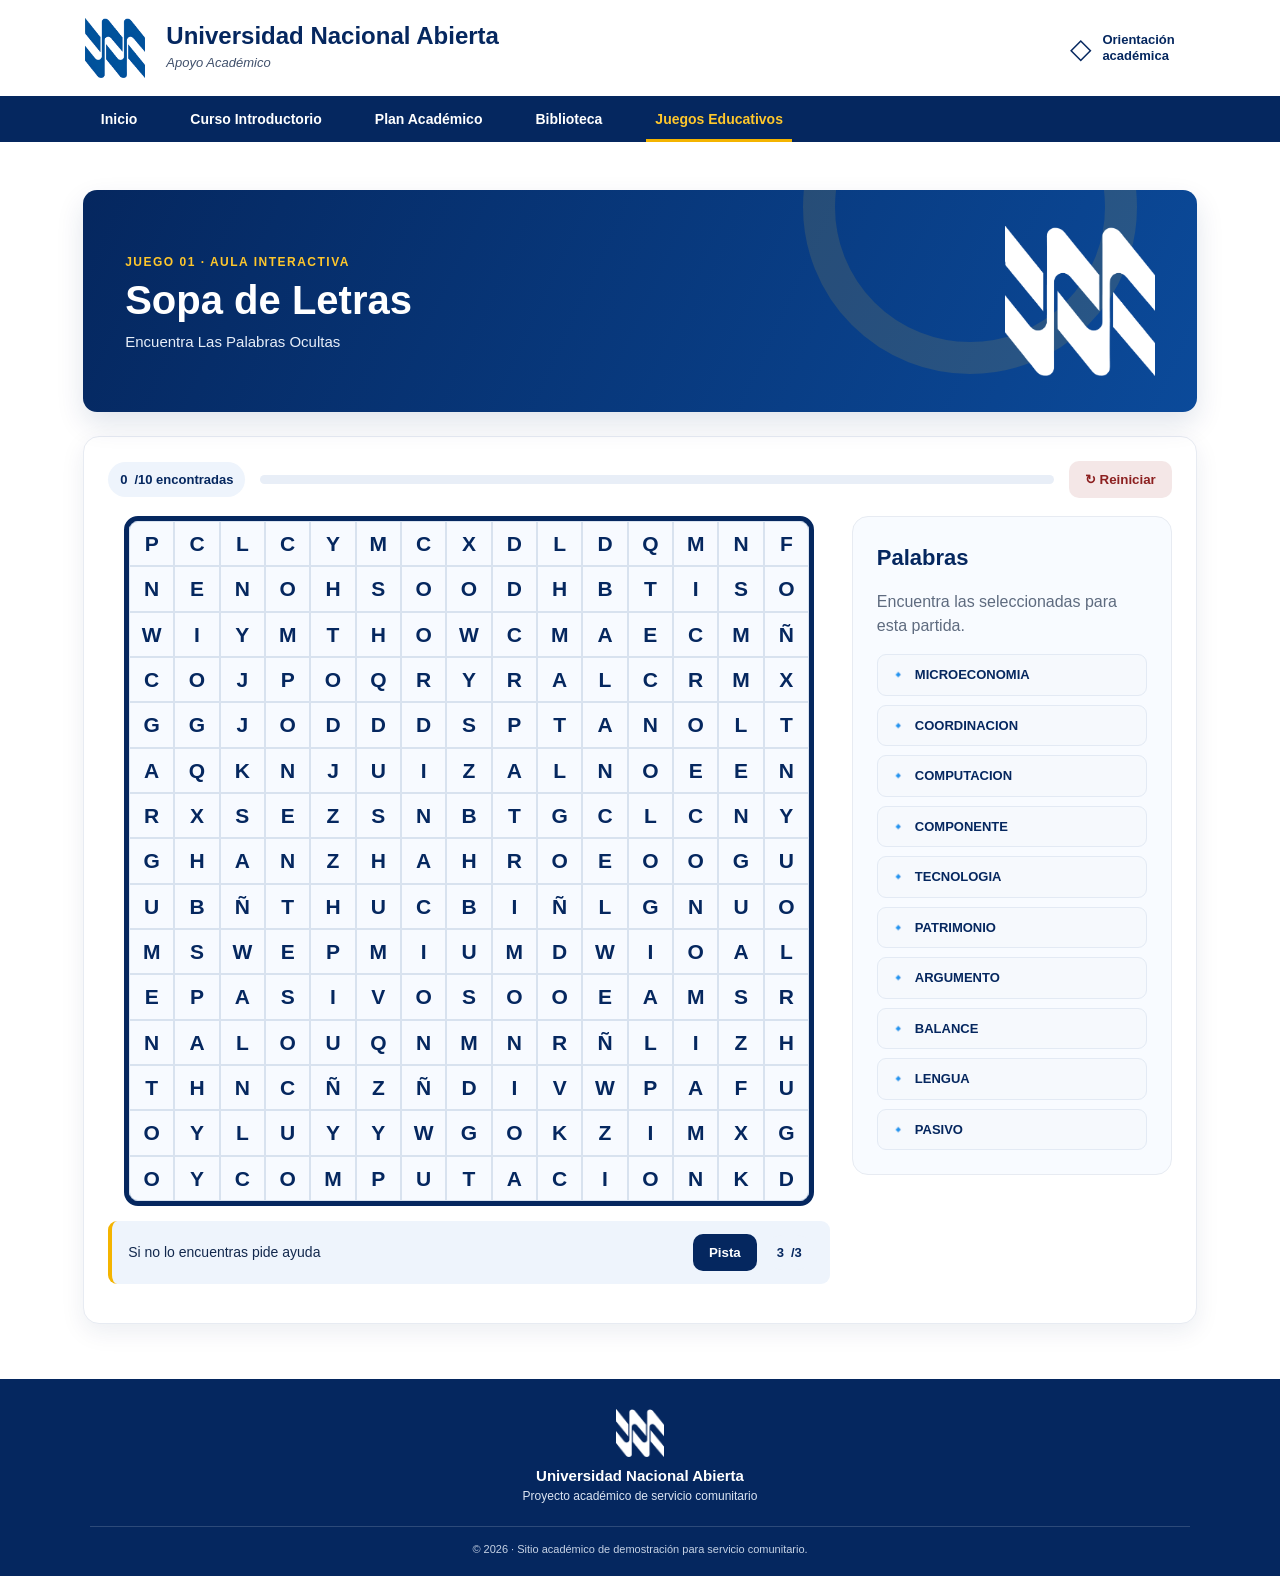
<file: Sopa-Letras.html>
<!DOCTYPE html>
<html lang="es">
<head>

  <!-- Configuración básica del documento y adaptación a pantallas móviles. -->
  <meta charset="UTF-8">
  <meta name="viewport" content="width=device-width, initial-scale=1.0">

  <!-- Título que aparece en la pestaña del navegador. -->
  <title> InfoUNA Amazonas | Sopa de Letras</title>

  <!-- Icono que aparece en la pestaña del navegador. -->
  <link rel="icon" type="image/png" href="Logo-UNA.png">

  <!-- Hoja de estilos principal. Debe estar en la misma carpeta que este archivo. -->
  <link rel="stylesheet" href="Estilos.css">

</head>

<!---------------------------------------------------------------------------------------------------------------->

<body data-game="sopa">
  <!-- SiteLayout.js inserta aquí el encabezado, la navegación y el pie compartidos. -->
  <div id="header"></div>
  <div id="site-nav"></div>

  <!-- Contenido propio de la sopa de letras. -->
  <main class="game-shell pagina-con-encabezado">
    <section class="game-hero encabezado-pagina">
      <div>
        <span class="game-kicker">Juego 01 · Aula interactiva</span>
        <h2>Sopa de Letras</h2>
        <p>Encuentra Las Palabras Ocultas</p>
      </div>

      <img class="academico-emblema" src="Logo-UNA.png" alt="UNA — Ruta académica">

    </section>

    <!-- Juegos-Data.js genera en este contenedor el tablero y sus controles. -->
    <div id="app"></div>
  </main>

  <!-- SiteLayout.js inserta aquí el pie de página compartido. -->
  <div id="footer"></div>

  <!-- Mensajes breves para informar acciones del juego. -->
  <div id="toast" class="toast" role="status" aria-live="polite"></div>

  <!-- Se carga el diseño compartido, los datos del juego y, al final, su lógica. -->
  <script src="SiteLayout.js"></script>
  <script src="Juegos-Data.js"></script>
</body>
</html>
</file>
<file: Estilos.css>
/* ========================================================================== 
   BLOQUE 1: ESTILOS GENERALES DEL SITIO
   Contenido de Base 0.3/Estilos.css. Se conserva separado de los estilos
   específicos de juegos para que cada bloque pueda mantenerse por aparte.
   ========================================================================== */
:root{
  --navy:#05275f;
  --navy-2:#0a3478;
  --blue:#0c438e;
  --gold:#f4b400;
  --gold-2:#ffc72c;
  --ink:#12284d;
  --muted:#5e6b7f;
  --line:#e7ebf2;
  --soft:#eef4fc;
  --shadow:0 8px 24px rgba(5,39,95,.08);
}
*{box-sizing:border-box}
html{scroll-behavior:smooth}
body{margin:0;font-family:Arial,Helvetica,sans-serif;color:var(--ink);background:#fff;line-height:1.5}
a{text-decoration:none;color:inherit}

/* Página temporal de secciones en desarrollo. */
.pagina-desarrollo{min-height:100vh;display:flex;flex-direction:column;background:#f4f7fb}
.pagina-desarrollo #header,.pagina-desarrollo #site-nav,.pagina-desarrollo #footer{flex:0 0 auto}
.development-main{flex:1;display:grid;place-items:center;padding:48px 20px}
.development-card{width:min(100%,560px);padding:clamp(24px,5vw,42px);border:1px solid #e6eaf1;border-radius:20px;background:#fff;box-shadow:var(--shadow);text-align:center}
.development-illustration{position:relative;display:grid;place-items:center;width:112px;height:112px;margin:0 auto 24px;border-radius:50%;background:#eef4fc;color:var(--blue)}
.development-illustration svg{width:56px;height:56px}
.development-illustration .gear-main{animation:development-spin 8s linear infinite}
.development-illustration .gear-small{position:absolute;right:9px;bottom:9px;width:32px;height:32px;color:var(--gold);animation:development-spin-reverse 6s linear infinite}
.development-card h2{margin:0 0 12px;color:var(--navy);font-size:clamp(24px,5vw,32px);line-height:1.2}
.development-card>p:not(.development-note){margin:0 0 26px;color:var(--muted);font-size:16px;line-height:1.7}
.development-back{display:inline-flex;align-items:center;justify-content:center;gap:9px;min-height:48px;padding:12px 24px;border-radius:12px;background:var(--navy);box-shadow:0 6px 16px rgba(5,39,95,.18);color:#fff;font-weight:700;transition:background .2s ease,transform .2s ease}
.development-back:hover{transform:translateY(-2px);background:var(--navy-2)}
.development-back:focus-visible{outline:3px solid var(--gold);outline-offset:3px}
.development-back svg{width:20px;height:20px}
.development-note{margin:20px 0 0;color:var(--muted);font-size:13px}
@keyframes development-spin{to{transform:rotate(360deg)}}
@keyframes development-spin-reverse{from{transform:rotate(360deg)}to{transform:rotate(0)}}
@media(prefers-reduced-motion:reduce){.development-illustration svg{animation:none}.development-back{transition:none}}

/* HEADER */
.encabezado-superior{height:96px;background:#fff;display:flex;align-items:center;justify-content:space-between;padding:0 6.2%;gap:30px}
.marca{display:flex;align-items:center;gap:15px;min-width:360px}
.logo-una{width:72px;height:60px;display:flex;align-items:center;justify-content:center;flex:0 0 auto;overflow:hidden}
.logo-una img{display:block;width:100%;height:100%;object-fit:contain}
.marca h1{font-size:24px;line-height:1.05;margin:0;color:var(--navy);font-weight:800}
.marca small{display:block;margin-top:5px;color:#41516c;font-size:13px;font-style:italic}
.valores{display:flex;align-items:center;gap:0}
.valor{min-height:45px;display:flex;align-items:center;gap:10px;padding:0 26px;border-left:1px solid #d9dee8;color:var(--navy);font-size:13px;font-weight:600;line-height:1.25}
.valor:first-child{border-left:0}
.valor span{font-size:28px;font-weight:400;color:var(--navy)}

/* NAV */
.barra-menu{height:46px;background:var(--navy);display:flex;align-items:stretch;padding:0 6%;gap:5px;position:relative;z-index:5}
.barra-menu a{position:relative;color:#fff;display:flex;align-items:center;justify-content:center;padding:0 24px;font-size:14px;font-weight:700;white-space:nowrap}
.barra-menu a:hover{background:rgba(255,255,255,.06)}
.barra-menu a.activo{color:var(--gold-2)}
.barra-menu a.activo:after{content:"";position:absolute;bottom:0;left:15px;right:15px;height:3px;background:var(--gold)}

/* HOME HERO */
.hero{position:relative;min-height:350px;display:grid;grid-template-columns:48% 52%;overflow:hidden;background:#fff}
.hero-text{position:relative;padding:46px 7.5% 50px 8%;z-index:2;background:#fff;display:flex;flex-direction:column;justify-content:center;clip-path:polygon(0 0,92% 0,78% 100%,0 100%)}
.hero-text:after{content:"";position:absolute;right:6.5%;top:0;width:2px;height:100%;background:rgba(255,255,255,.75);transform:skewX(-15deg);z-index:3}
.hero-text:before{content:"";position:absolute;left:0;bottom:0;width:120px;height:110px;background:var(--gold);clip-path:polygon(0 0,100% 100%,0 100%)}
.puntos{position:absolute;left:13px;top:20px;width:55px;height:70px;background-image:radial-gradient(#a9c9f5 2.2px,transparent 2.2px);background-size:20px 20px;opacity:.9}
.hero h2{font-size:43px;line-height:1;margin:0 0 19px;color:var(--navy);font-weight:800;letter-spacing:.2px;position:relative;z-index:2}
.linea-dorada{width:72px;height:4px;background:var(--gold);margin-bottom:20px;position:relative;z-index:2}
.hero p{max-width:500px;margin:0;color:#3f4a5b;font-size:16px;line-height:1.45;position:relative;z-index:2}
.boton{display:inline-flex;align-items:center;justify-content:center;gap:14px;width:max-content;background:var(--navy);color:#fff;border-radius:24px;padding:11px 20px;font-size:14px;font-weight:700;margin-top:22px;transition:.2s;position:relative;z-index:2}
.boton:hover{background:var(--navy-2);transform:translateY(-1px)}
.hero-media{position:relative;min-height:350px;background-image:url('Sede-Una.png');background-size:cover;background-position:center 42%;margin-left:-7%;clip-path:polygon(10% 0,100% 0,100% 100%,0 100%);z-index:1}
.hero-media:after{content:"";position:absolute;inset:0;background:linear-gradient(90deg,rgba(5,39,95,.02),rgba(5,39,95,.03))}
/* CONTENT */
.contenido-principal{max-width:1370px;margin:0 auto;padding:30px 6.5% 48px}
.titulo-seccion{text-align:center;margin-bottom:25px}
.titulo-seccion h2{font-size:30px;line-height:1.1;margin:0;color:var(--navy);font-weight:800;text-transform:uppercase}
.titulo-seccion h2:after{content:"";display:block;width:650px;height:4px;background:var(--gold);margin:9px auto 10px}
.titulo-seccion p{max-width:720px;margin:0 auto;color:#4f5c70;font-size:14px;line-height:1.45}
/* Bloques de inicio centrados automáticamente al añadir o quitar tarjetas */
.tarjetas{display:flex;flex-wrap:wrap;justify-content:center;align-items:stretch;gap:18px}
.tarjetas>.tarjeta{flex:0 1 250px;width:100%;max-width:250px}
.tarjeta{background:#fff;border:1px solid #e6e9ef;border-radius:8px;padding:20px 20px 18px;min-height:208px;box-shadow:0 4px 14px rgba(5,39,95,.045);display:flex;flex-direction:column;transition:.2s}
.tarjeta:hover{transform:translateY(-3px);box-shadow:var(--shadow);border-color:#d7e0ee}
.tarjeta .icono{font-size:30px;color:var(--navy);height:42px;line-height:1}
.tarjeta h3{font-size:17px;line-height:1.15;margin:8px 0 10px;color:var(--navy)}
.tarjeta p{font-size:13px;line-height:1.35;color:#4e5969;margin:0 0 14px;flex:1}
.enlace{font-size:13px;color:var(--navy);font-weight:800}
.enlace:hover{color:var(--gold)}

/* INNER PAGES */
.pagina-interna{padding-top:48px;min-height:500px}
.pagina-interna .titulo-seccion{margin-bottom:32px}

/* FOOTER */
.pie{background:var(--navy);color:#fff;padding:30px 7% 18px}
.pie-grid{max-width:1370px;margin:auto;display:flex;justify-content:center}
.pie h3{font-size:15px;margin:0 0 10px;color:#fff}
.pie .marca-footer{display:flex;align-items:center;gap:12px}
.pie .logo-una{filter:brightness(0) invert(1);width:55px;height:48px}.pie .logo-una img{width:100%;height:100%;object-fit:contain}
.pie .marca-footer{flex-direction:column;gap:8px;text-align:center}
.pie .marca-footer .logo-una{margin:0 auto}
.pie .marca-footer h3{margin:0;text-align:center}
.pie .marca-footer small{display:block;text-align:center}
.pie a{display:block;color:#e2e9f5;font-size:13px;margin:5px 0}
.pie a:hover{color:var(--gold-2)}
.pie small{font-size:12px;color:#dce5f3;line-height:1.4}
.copyright{max-width:1370px;margin:22px auto 0;border-top:1px solid rgba(255,255,255,.16);padding-top:14px;text-align:center;color:#c6d2e5;font-size:11px}

/* Ajustes generales para tabletas y ventanas de ancho intermedio. */
@media(max-width:1050px){
  .encabezado-superior{padding:0 4%}.valores{display:none}.marca{min-width:0}
  .barra-menu{padding:0 3%;overflow-x:auto}.barra-menu a{padding:0 17px}
  .hero{grid-template-columns:1fr}.hero-text{min-height:310px;padding:55px 9%}.hero-text:after{display:none}.hero-media{min-height:310px}
  .tarjetas{justify-content:center}
}
/* Reduce tamaños y espacios para teléfonos y pantallas pequeñas. */
@media(max-width:720px){
  .encabezado-superior{height:82px}.marca h1{font-size:19px}.marca small{font-size:11px}.logo-una{transform:scale(.8);transform-origin:left center;width:60px}
  .barra-menu{height:43px}.barra-menu a{font-size:12px;padding:0 14px}
  .hero h2{font-size:36px}.hero-text{min-height:285px}.hero-media{min-height:300px}
  .contenido-principal{padding-left:5%;padding-right:5%}.tarjetas{justify-content:center}
}
/* Distribución compacta para los teléfonos más estrechos. */
@media(max-width:480px){
  .marca h1{font-size:17px}.hero-text{padding:42px 7%}.hero h2{font-size:29px}.hero p{font-size:14px}.tarjetas>.tarjeta{flex-basis:100%;max-width:100%}
}


/* BIBLIOTECA DIGITAL: categorías, búsqueda, tarjetas y paginación. */
.biblioteca-shell{max-width:1370px;margin:0 auto;padding:48px 6.5% 64px}
.biblioteca-head{grid-column:1/-1;grid-row:1;margin:0 0 24px}
.biblioteca-layout{display:grid;grid-template-columns:200px minmax(0,1fr);column-gap:30px;row-gap:0;align-items:start}
.biblioteca-categorias{grid-column:1;grid-row:3;position:relative;left:-1cm;align-self:start;padding:20px 14px;background:#f8fbff;border:1px solid #e0e7f1;border-radius:12px;box-shadow:0 5px 18px rgba(5,39,95,.04)}
.biblioteca-categorias h3{margin:0 0 14px;color:var(--navy);font-size:16px;text-align:center}
.biblioteca-category-list{display:grid;gap:6px}
.biblioteca-category{width:100%;padding:9px 10px;border:0;border-radius:7px;background:transparent;color:#536075;text-align:left;font:inherit;font-size:13px;font-weight:700;cursor:pointer}
.biblioteca-category:hover{background:#eef4fc;color:var(--navy)}
.biblioteca-category.activo{background:var(--navy);color:#fff}
.biblioteca-category:focus-visible,.biblioteca-search button:focus-visible,.biblioteca-pagination button:focus-visible{outline:3px solid var(--gold);outline-offset:2px}
.biblioteca-results{display:contents}
.biblioteca-search{grid-column:2;grid-row:2;width:min(780px,100%);margin:0 auto 34px;position:relative}
.biblioteca-search input{width:100%;height:50px;border:1px solid #d9e1ed;border-radius:26px;padding:0 54px 0 20px;outline:none;font:inherit;color:var(--ink);background:#fff;box-shadow:0 5px 18px rgba(5,39,95,.06)}
.biblioteca-search input:focus{border-color:#9ebbe1;box-shadow:0 0 0 3px rgba(12,67,142,.08)}
.biblioteca-search button{position:absolute;right:6px;top:6px;width:38px;height:38px;border:0;border-radius:50%;background:var(--navy);color:#fff;font-size:18px;cursor:pointer}
.biblioteca-grid{grid-column:2;grid-row:3;display:grid;grid-template-columns:repeat(4,minmax(0,1fr));grid-auto-rows:1fr;gap:22px}
.libro-card{background:#fff;border:1px solid #e3e8f0;border-radius:12px;overflow:hidden;box-shadow:0 5px 18px rgba(5,39,95,.055);display:flex;flex-direction:column;align-items:stretch;min-width:0;min-height:350px}
.libro-card:hover{box-shadow:var(--shadow);border-color:#d4dfed}
.libro-nombre{display:flex;align-items:center;justify-content:center;padding:14px 14px 10px;min-height:76px;color:var(--navy);font-size:16px;line-height:1.3;font-weight:800;text-align:center}
.libro-portada{width:calc(100% - 32px);max-width:210px;margin:0 auto;background:var(--soft);border-radius:8px;aspect-ratio:3/4;overflow:hidden;display:flex;align-items:center;justify-content:center}
.libro-portada img{width:100%;height:100%;object-fit:cover;display:block}
.libro-cover-fallback{position:relative;width:100%;height:100%;display:flex;flex-direction:column;align-items:center;justify-content:space-evenly;gap:8px;overflow:hidden;padding:18px 12px;text-align:center;background:radial-gradient(circle at 85% 15%,rgba(255,255,255,.07) 0 22%,transparent 22.5%),radial-gradient(circle at 10% 92%,rgba(255,255,255,.06) 0 24%,transparent 24.5%),linear-gradient(145deg,#05275f,#0a438e);color:#fff}
.libro-cover-fallback .cover-kicker{color:var(--gold-2);font-size:clamp(9px,1.1vw,14px);font-weight:800;letter-spacing:.18em;text-transform:uppercase}
.libro-cover-fallback .cover-divider{display:block;width:82%;height:3px;flex:0 0 3px;background:var(--gold)}
.libro-cover-fallback .cover-book{display:block;width:76%;max-height:28%;flex:0 1 auto}
.libro-cover-fallback strong{font-size:clamp(16px,2vw,24px);line-height:1.1;text-transform:uppercase}
.libro-actions{display:grid;grid-template-columns:1fr 1fr;gap:8px;width:100%;padding:16px;margin-top:auto}
.libro-read,.libro-download{display:flex;align-items:center;justify-content:center;gap:8px;width:100%;min-height:42px;border:1px solid var(--navy);border-radius:22px;background:#fff;color:var(--navy);font-size:13px;font-weight:800;transition:.2s}
.libro-read:hover{background:#eef4fc;transform:translateY(-1px)}
.libro-download{background:var(--navy);color:#fff}
.libro-download:hover{background:var(--navy-2);transform:translateY(-1px)}
.libro-read.disabled,.libro-download.disabled{border-color:#a8b3c3;background:#a8b3c3;color:#fff;cursor:not-allowed;pointer-events:none}
.biblioteca-empty{grid-column:1/-1;text-align:center;padding:42px 20px;background:#f8fbff;border:1px dashed #cfd9e8;border-radius:10px;color:#536075}
.biblioteca-pagination{grid-column:2;grid-row:4;display:flex;align-items:center;justify-content:center;gap:14px;margin-top:28px}
.biblioteca-pagination[hidden]{display:none}
.biblioteca-pagination button{min-width:100px;padding:10px 16px;border:1px solid var(--navy);border-radius:22px;background:var(--navy);color:#fff;font:inherit;font-size:13px;font-weight:800;cursor:pointer}
.biblioteca-pagination button:hover:not(:disabled){background:var(--navy-2)}
.biblioteca-pagination button:disabled{background:#a8b3c3;border-color:#a8b3c3;cursor:not-allowed}
.biblioteca-pagination span{color:var(--ink);font-size:13px;font-weight:700}
.biblioteca-info{margin:30px auto 0;background:var(--soft);border-left:5px solid var(--gold);border-radius:8px;padding:16px 20px;color:#536075;font-size:13px}
.biblioteca-info strong{color:var(--navy)}
/* Reduce el número de columnas según el espacio horizontal disponible. */
@media(max-width:1050px){.biblioteca-grid{grid-template-columns:repeat(3,minmax(0,1fr))}}
@media(max-width:820px){.biblioteca-layout{grid-template-columns:1fr;gap:20px}.biblioteca-results{display:block}.biblioteca-categorias{grid-column:auto;grid-row:auto;left:auto;align-self:start;padding:14px}.biblioteca-head,.biblioteca-search,.biblioteca-grid,.biblioteca-pagination{grid-column:auto;grid-row:auto}.biblioteca-categorias h3{text-align:left}.biblioteca-category-list{display:flex;justify-content:center;flex-wrap:wrap;gap:7px}.biblioteca-category{width:auto}}
@media(max-width:720px){.biblioteca-shell{padding:38px 5% 48px}.biblioteca-grid{grid-template-columns:repeat(2,minmax(0,1fr));gap:16px}.biblioteca-head h2{font-size:30px}}
@media(max-width:480px){.biblioteca-grid{grid-template-columns:1fr}.libro-card{min-height:0}.libro-portada{max-width:230px}.biblioteca-head p{max-width:34ch}}

/* PORTAL ACADÉMICO: portada, columnas de semestres y tarjetas expandibles. */
.kicker,.mini-kicker{display:inline-block;
  text-transform:uppercase;
  letter-spacing:1.5px;
  font-size:11px;
  font-weight:800;
  color:var(--gold);
  margin-bottom:8px}
  
.academico-hero{background:linear-gradient(115deg,var(--navy),#0b4a9a);
  border-radius:14px;
  padding:36px 42px;
  color:#fff;
  display:flex;
  align-items:center;
  justify-content:space-between;
  gap:35px;
  overflow:hidden;
  position:relative;
  box-shadow:0 12px 28px rgba(5,39,95,.12)}
  
.academico-hero h2{margin:0 0 10px;font-size:40px;line-height:1.05}

.academico-hero p{max-width:760px;margin:0;
  color:#e7eef9;font-size:15px}
  
.academico-emblema{width:150px;
  filter:brightness(0) invert(1);
  height:150px;
  display:flex;
  flex-direction:column;
  align-items:center;
  justify-content:center;
  flex:0 0 auto;
  position:relative;z-index:1}

.plan-intro{margin:32px 0 22px}

.semestre-panel{border:1px solid #e0e7f1;
  border-radius:12px;
  padding:22px;
  background:#fbfdff}

.semestres-grid{display:grid;grid-template-columns:repeat(2,minmax(0,1fr));gap:22px;align-items:start}

.semestre-col{min-width:0}

.semestre-col+ .semestre-col{border-left:1px solid #d6dfec;padding-left:22px}

.semestre-heading{display:flex;
  justify-content:space-between;
  align-items:end;margin-bottom:17px;gap:10px}
  
.semestre-heading h3{margin:0;color:var(--navy);
  font-size:25px}

.contador{font-size:12px;
  font-weight:800;
  color:#536075;
  background:#eef4fc;
  border-radius:18px;
  padding:7px 11px}

.materias-grid{display:grid;
  grid-template-columns:minmax(0,1fr);
  gap:12px}
  
.materia-card{background:#fff;
  border:1px solid #e2e7ef;
  border-radius:10px;
  padding:19px;
  min-height:190px;
  display:flex;
  flex-direction:column;
  box-shadow:0 4px 13px rgba(5,39,95,.045);
  transition:box-shadow .2s,border-color .2s}
  
.materia-card:hover{transform:translateY(-3px);
  box-shadow:var(--shadow);
  border-color:#cfdbea}

.materia-card:focus-visible{outline:3px solid var(--gold);outline-offset:3px}

.materia-card.abierta{grid-column:1/-1;height:auto;min-height:max(190px,var(--materia-card-height));cursor:default}

.materia-card.abierta:hover{transform:none}

.materia-card.abierta h3{margin-bottom:12px}

.materia-introduccion{margin:0 0 14px;padding:12px 14px;border:1px solid #e2eaf5;border-radius:8px;background:#f8fbff;color:#536075;font-size:14px;line-height:1.6}
  
.materia-top{display:flex;justify-content:space-between;
  align-items:center;
  margin-bottom:13px}
  
.materia-icon{width:40px;
  height:40px;
  border-radius:10px;
  background:var(--soft);
  display:grid;
  place-items:center;
  color:var(--navy);
  font-size:20px;
  font-weight:800}
  
.codigo{font-size:10px;
  font-weight:800;
  color:#718098}
  
.materia-card h3{margin:0 0 8px;
  color:var(--navy);
  font-size:18px}
  
.materia-indicacion{margin-top:auto;padding-top:22px;color:var(--navy);font-size:12px;font-weight:800}

.materia-indicacion span{margin-left:5px}

.materia-documento{grid-column:1/-1;display:grid;gap:18px;padding:4px 19px}

.materia-documento section{padding-bottom:16px;border-bottom:1px solid #e2e7ef}

.materia-documento h4{margin:0 0 6px;color:var(--navy);font-size:16px}

.materia-documento p{margin:0;color:#536075;font-size:14px;line-height:1.6}

.materia-acciones{display:flex;align-items:center;gap:10px;flex-wrap:wrap;margin-top:auto}

.materia-recurso,.materia-cerrar{display:inline-flex;align-items:center;justify-content:center;min-height:40px;padding:9px 16px;border:1px solid var(--navy);border-radius:22px;background:var(--navy);color:#fff;font-size:12px;font-weight:800;cursor:pointer;transition:background .2s,border-color .2s}

.materia-recurso:hover,.materia-cerrar:hover{background:var(--navy-2);border-color:var(--navy-2)}

.materia-cerrar{margin-left:auto;background:#fff;color:var(--navy)}

.materia-cerrar:hover{background:var(--soft);color:var(--navy)}

.conexiones{margin-top:22px;
  padding:27px 30px;
  background:var(--soft);
  border-radius:12px;
  display:grid;
  grid-template-columns:1.3fr 1fr;
  gap:35px;
  align-items:center}
  
.conexiones h2{margin:0 0 7px;color:var(--navy);
  font-size:24px}
  .conexiones p{margin:0;
    color:#536075;
    font-size:13px;
    max-width:620px}
    
.conexiones-list{display:grid;gap:9px}
  
.conexiones-list div{display:flex;align-items:center;
  gap:12px;
  background:#fff;
  border-radius:8px;
  padding:10px 13px;
  border:1px solid #e0e7f1}
  
.conexiones-list strong{color:var(--gold);font-size:13px}

.conexiones-list span{font-size:12px;color:var(--ink);
  font-weight:700}
  
@media(max-width:900px)
  {.academico-emblema{width:120px;height:120px}
  .academico-hero h2{font-size:34px}
  .conexiones{grid-template-columns:1fr}}
  
@media(max-width:760px)
  {.semestres-grid{grid-template-columns:1fr}
  .semestre-col+ .semestre-col{border-left:0;border-top:1px solid #d6dfec;padding:22px 0 0}
  .academico-hero{padding:28px 23px}
  .academico-emblema{display:none}
  .semestre-heading{align-items:center}
  .conexiones{padding:23px}
  .academico-hero h2{font-size:30px}}

/* CURSO INTRODUCTORIO: objetivos, unidades y evaluación. */
.curso-shell{max-width:1370px}
.curso-indice{display:flex;justify-content:center;flex-wrap:wrap;gap:9px;margin:20px 0 35px}
.curso-indice a{padding:8px 15px;border:1px solid #dce5f1;border-radius:20px;background:#fff;color:var(--navy);font-size:12px;font-weight:800;transition:background .2s,border-color .2s}
.curso-indice a:hover{border-color:var(--gold);background:#fffaf0}
.curso-indice a:focus-visible,.curso-enlaces a:focus-visible{outline:3px solid var(--gold);outline-offset:3px}
.curso-seccion{margin:0 0 42px;scroll-margin-top:20px}
.curso-seccion-titulo{max-width:790px;margin:0 auto 22px;text-align:center}
.curso-seccion-titulo .mini-kicker,.curso-evaluacion .mini-kicker{color:#b77d00}
.curso-seccion-titulo h2,.curso-evaluacion h2{margin:0 0 10px;color:var(--navy);font-size:28px;line-height:1.15}
.curso-seccion-titulo p{margin:0;color:#536075;font-size:14px;line-height:1.6}
.curso-contexto-grid{display:grid;grid-template-columns:repeat(3,minmax(0,1fr));gap:18px}
.curso-card{padding:22px;border:1px solid #e1e7f0;border-radius:12px;background:linear-gradient(180deg,#fff,#f8fbff);box-shadow:0 5px 16px rgba(5,39,95,.05)}
.curso-card-icono{display:grid;width:40px;height:40px;place-items:center;margin-bottom:12px;border-radius:10px;background:var(--soft);color:var(--navy);font-size:22px}
.curso-card h3,.curso-objetivo h3,.curso-unidad h3{margin:0 0 8px;color:var(--navy);font-size:17px;line-height:1.25}
.curso-card p,.curso-objetivo p,.curso-unidad p{margin:0;color:#536075;font-size:13px;line-height:1.6}
.curso-recursos{display:flex;align-items:center;justify-content:center;flex-wrap:wrap;gap:8px;margin-top:16px;padding:14px 18px;border-radius:10px;background:var(--soft);color:#536075;font-size:12px}
.curso-recursos strong{color:var(--navy)}
.curso-recursos span{padding:5px 9px;border:1px solid #d8e3f2;border-radius:16px;background:#fff}
.curso-objetivos-grid{display:grid;grid-template-columns:repeat(2,minmax(0,1fr));gap:13px}
.curso-objetivo{display:flex;align-items:flex-start;gap:14px;padding:18px;border:1px solid #e2e8f0;border-radius:10px;background:#fff}
.curso-objetivo>span{display:grid;flex:0 0 36px;width:36px;height:36px;place-items:center;border-radius:50%;background:var(--navy);color:var(--gold-2);font-size:12px;font-weight:800}
.curso-objetivo h3{font-size:15px}
.curso-unidades-grid{display:grid;grid-template-columns:repeat(3,minmax(0,1fr));gap:18px}
.curso-unidad{padding:23px;border:1px solid #e0e7f1;border-radius:12px;background:#fff;box-shadow:0 5px 16px rgba(5,39,95,.05)}
.curso-unidad-numero{display:inline-block;margin-bottom:12px;padding:6px 11px;border-radius:16px;background:var(--soft);color:var(--navy);font-size:11px;font-weight:800}
.curso-unidad h3{font-size:19px}
.curso-unidad ul,.curso-evaluacion ul{display:grid;gap:9px;margin:14px 0 0;padding-left:19px;color:#536075;font-size:13px;line-height:1.5}
.curso-unidad li::marker,.curso-evaluacion li::marker{color:#c58a00}
.curso-evaluacion{display:grid;grid-template-columns:1.2fr 1fr;align-items:center;gap:28px;margin-top:4px;padding:27px 30px;border-radius:12px;background:var(--soft);scroll-margin-top:20px}
.curso-evaluacion h2{font-size:24px}
.curso-evaluacion-intro>p{max-width:650px;margin:0;color:#536075;font-size:13px;line-height:1.6}
.curso-evaluacion-detalle{padding:18px 20px;border:1px solid #e0e7f1;border-radius:9px;background:#fff}
.curso-evaluacion-detalle h3{margin:0;color:var(--navy);font-size:15px}
.curso-evaluacion ul{margin-top:10px}
.curso-enlaces{display:flex;align-items:center;justify-content:center;flex-wrap:wrap;gap:2cm;margin:26px 0 8px}
.curso-enlaces .boton{margin:0}
@media(max-width:900px){.curso-contexto-grid,.curso-unidades-grid{grid-template-columns:1fr 1fr}.curso-contexto-grid article:last-child,.curso-unidades-grid article:last-child{grid-column:1/-1}}
@media(max-width:760px){.curso-evaluacion{grid-template-columns:1fr;padding:23px}.curso-seccion-titulo h2,.curso-evaluacion h2{font-size:25px}}
@media(max-width:560px){.curso-contexto-grid,.curso-objetivos-grid,.curso-unidades-grid{grid-template-columns:1fr}.curso-contexto-grid article:last-child,.curso-unidades-grid article:last-child{grid-column:auto}.curso-indice{justify-content:flex-start}.curso-recursos{justify-content:flex-start}.curso-enlaces{align-items:stretch;flex-direction:column;text-align:center}.curso-enlaces .boton{width:100%}}


/* Variantes visuales de las tarjetas de acceso de la página de inicio. */
.tarjeta{
  border:1px solid #d9e3f1;
  border-radius:14px;
  background:linear-gradient(180deg,#fff 0%,#f8fbff 100%);
  box-shadow:0 5px 16px rgba(5,39,95,.08);
}
.tarjeta:hover{
  transform:translateY(-4px);
  border-color:var(--gold);
  box-shadow:0 10px 24px rgba(5,39,95,.14);
}
.tarjeta .enlace{
  display:inline-flex;
  align-items:center;
  justify-content:center;
  align-self:flex-start;
  gap:8px;
  margin-top:auto;
  padding:10px 16px;
  border:1px solid var(--navy);
  border-radius:24px;
  background:var(--navy);
  color:#fff;
  font-size:13px;
  font-weight:800;
  text-decoration:none;
  transition:background .2s ease, border-color .2s ease, transform .2s ease;
}
.tarjeta .enlace:hover{
  background:var(--blue);
  border-color:var(--blue);
  color:#fff;
  transform:translateY(-1px);
}
.tarjeta .enlace:focus-visible{
  outline:3px solid var(--gold);
  outline-offset:3px;
}
@media(max-width:480px){
  .tarjeta{min-height:190px;padding:18px;}
  .tarjeta .enlace{align-self:stretch;}
}

/* ==========================================================================
   BLOQUE 2: ESTILOS ESPECÍFICOS DE JUEGOS
   Reglas compartidas por la portada de juegos y las actividades interactivas.
   ========================================================================== */

/* ===== Juegos UNA ===== */
.game-shell{max-width:1250px;margin:0 auto;padding:34px 5% 55px}
.game-hero{position:relative;overflow:hidden;background:linear-gradient(135deg,var(--navy),var(--navy-2));color:#fff;border-radius:18px;padding:30px 34px;margin-bottom:24px;box-shadow:0 12px 35px rgba(5,39,95,.15)}
.game-hero:after{content:"";position:absolute;width:240px;height:240px;right:-70px;top:-110px;border:35px solid rgba(255,199,44,.14);border-radius:50%}
.game-kicker{color:var(--gold-2);font-size:12px;font-weight:800;letter-spacing:1.6px;text-transform:uppercase}
.game-hero h2{margin:6px 0 8px;font-size:38px;line-height:1.05}
.game-hero p{margin:0;max-width:780px;color:#e3ecfa}
.game-panel{background:#fff;border:1px solid var(--line);border-radius:16px;box-shadow:var(--shadow);padding:24px}
.game-panel h3{margin:0 0 7px;color:var(--navy);font-size:22px}
.game-panel p{color:var(--muted)}
.category-grid{display:grid;grid-template-columns:repeat(2,1fr);gap:20px;margin-top:22px}
.category-card{border:2px solid #dce5f3;background:linear-gradient(145deg,#fff,var(--soft));border-radius:16px;padding:28px;text-align:left;cursor:pointer;transition:.2s;position:relative;overflow:hidden}
.category-card:hover{transform:translateY(-4px);border-color:var(--gold);box-shadow:0 12px 30px rgba(5,39,95,.1)}
.category-card .big-icon{font-size:44px;display:block;margin-bottom:13px}
.category-card h3{font-size:23px;margin:0 0 6px;color:var(--navy)}
.category-card p{margin:0 0 15px;font-size:14px}
.category-card .go{font-weight:800;color:var(--navy)}
.game-topbar{display:flex;align-items:center;justify-content:space-between;gap:15px;flex-wrap:wrap;margin-bottom:18px}
.badge{display:inline-flex;align-items:center;gap:7px;padding:8px 12px;border-radius:999px;background:var(--soft);color:var(--navy);font-weight:800;font-size:13px}
.progress-wrap{height:9px;background:#e8eef7;border-radius:99px;overflow:hidden;flex:1;min-width:180px}
.progress-bar{height:100%;background:linear-gradient(90deg,#4b8fd8,#80b5ed);width:0;transition:.3s}
.btn-game{border:0;border-radius:10px;padding:11px 16px;font-weight:800;cursor:pointer;background:var(--navy);color:#fff;transition:.2s}
.btn-game:hover{background:var(--navy-2);transform:translateY(-1px)}
.btn-game.danger{background:#f4e7e7;color:#8c2020}
.btn-row{display:flex;gap:10px;flex-wrap:wrap}
.status-box{margin:15px 0;padding:13px 16px;background:var(--soft);border-left:4px solid var(--gold);border-radius:9px;color:var(--ink);font-size:14px}
.wordsearch-help{display:flex;align-items:center;justify-content:space-between;gap:12px;flex-wrap:wrap}
.hint-controls{display:flex;align-items:center;gap:8px}
.hint-message{flex-basis:100%;color:var(--navy);font-weight:800}
.hint-message:empty{display:none}
.overlay{position:fixed;inset:0;background:rgba(4,25,57,.68);display:none;align-items:center;justify-content:center;padding:20px;z-index:50}
.overlay.show{display:flex}
.celebration-layer{position:absolute;inset:0;overflow:hidden;pointer-events:none}
.celebration-piece{position:absolute;top:-18px;width:9px;height:14px;border-radius:2px;opacity:0;animation:celebrationFall var(--fall-duration) var(--fall-delay) ease-in forwards}
.modal{width:min(560px,100%);background:#fff;border-radius:18px;padding:28px;box-shadow:0 20px 60px rgba(0,0,0,.25);text-align:center}
.modal h3{font-size:27px;color:var(--navy);margin:0 0 10px}
.modal p{color:var(--muted);line-height:1.55}
.modal .btn-row{justify-content:center;margin-top:20px}
.modal .btn-row .btn-game,.word-reveal-card .btn-game{font:800 14px Arial,Helvetica,sans-serif;line-height:normal}
.modal .btn-row .btn-game{display:inline-flex;align-items:center;justify-content:center;text-decoration:none;background:var(--navy);color:#fff}
.toast{position:fixed;right:22px;bottom:22px;max-width:360px;background:var(--navy);color:#fff;border-radius:12px;padding:14px 17px;box-shadow:0 12px 30px rgba(0,0,0,.2);opacity:0;transform:translateY(15px);pointer-events:none;transition:.25s;z-index:60}
.toast.show{opacity:1;transform:translateY(0)}
.toast strong{color:var(--gold-2)}
/* Distribución, tablero, lista de palabras y definiciones de la sopa de letras. */
.wordsearch-layout{display:grid;grid-template-columns:minmax(500px,1fr) 320px;gap:22px;align-items:start}
.ws-board-wrap{position:relative;width:min(690px,100%);margin:auto}
.ws-board{position:relative;display:grid;grid-template-columns:repeat(15,1fr);width:100%;aspect-ratio:1/1;margin:0;user-select:none;touch-action:none;border:5px solid var(--navy);border-radius:14px;overflow:hidden;background:#f7faff;box-shadow:inset 0 0 0 1px #b9c9df}
.ws-cell{display:grid;place-items:center;font-weight:900;color:var(--navy);font-size:clamp(12px,2vw,21px);border:1px solid #d8e2ef;cursor:pointer;transition:.1s}
.ws-cell:hover{background:#e8f0fb}
.ws-cell.selecting{background:#4b8fd8;color:#fff}
.ws-cell.found{background:#4b8fd8;color:#fff;border-color:#3477be;animation:pop .25s}
.ws-cell.hinting{animation:hintWord 1s ease-in-out 1}
.hint-particle{position:absolute;z-index:3;width:7px;height:7px;border-radius:50%;background:#4b8fd8;box-shadow:0 0 8px rgba(75,143,216,.9);pointer-events:none;transform:translate(-50%,-50%);animation:hintParticle .8s ease-out forwards}
.word-reveal{position:absolute;inset:3%;z-index:2;display:flex;align-items:center;justify-content:center;padding:clamp(10px,3%,24px);border-radius:10px;background:rgba(5,39,95,.68);backdrop-filter:blur(3px)}
.word-reveal[hidden]{display:none}
.word-reveal-card{width:min(500px,100%);max-height:100%;overflow:auto;padding:clamp(17px,4%,30px);border:2px solid var(--gold);border-radius:16px;background:#fff;box-shadow:0 16px 42px rgba(0,0,0,.3);text-align:center}
.word-reveal-kicker{display:block;color:#52637b;font-size:clamp(10px,1.3vw,13px);font-weight:800;letter-spacing:.7px;text-transform:uppercase}
.word-reveal-card h3{margin:8px 0 12px;color:var(--navy);font-size:clamp(22px,3.3vw,34px);line-height:1.1}
.word-reveal-card p{margin:0 0 20px;color:var(--ink);font-size:clamp(14px,1.7vw,17px);line-height:1.6}
.word-reveal-card .btn-game:focus-visible{outline:2px solid var(--navy);outline-offset:3px}
.word-list{display:flex;flex-direction:column;gap:9px;margin-top:14px}
.word-item{display:flex;align-items:center;gap:9px;padding:10px 12px;border-radius:9px;background:#f6f9fd;border:1px solid #e3eaf4;font-weight:800;color:var(--navy);font-size:13px}
.word-item.found{display:none}
/* Tablero de cruces y controles para formar palabras del crucigrama. */
.cross-layout{display:grid;grid-template-columns:minmax(450px,1fr) 350px;gap:22px}
.cross-board{position:relative;display:grid;grid-template-columns:repeat(23,minmax(0,1fr));gap:clamp(1px,.4vw,3px);width:min(100%,660px);aspect-ratio:1;margin:0 auto;background:linear-gradient(90deg,#4b8fd8,#80b5ed);padding:clamp(4px,1vw,8px);border-radius:12px;overflow:hidden}
.cross-cell{width:100%;height:auto;min-width:0;aspect-ratio:1;background:#fff;display:grid;place-items:center;font-size:clamp(10px,2.4vw,17px);font-weight:900;color:var(--navy);border-radius:3px}
.cross-cell.black{background:transparent;border-radius:0;box-shadow:none}
.cross-cell.active{background:#fff8df;outline:2px solid var(--gold)}
.cross-cell.done{background:#dcebf9}
.cross-cell.hinting{animation:hintWord 1s ease-in-out 2}
.crossword-clue{min-height:76px;margin:12px 0;color:var(--ink);font-size:15px;line-height:1.55}
.crossword-controls{justify-content:center;gap:8px;margin-top:15px}
.crossword-controls .btn-game{flex:1 1 86px;min-height:42px;padding:10px 12px;background:var(--navy);color:#fff;font:800 18px Arial,Helvetica,sans-serif;line-height:normal}
.crossword-controls .btn-game:hover{background:var(--navy-2)}
.guess-layout .crossword-controls{display:grid;grid-template-columns:repeat(3,minmax(0,1fr))}
.guess-layout .crossword-controls .btn-game{width:100%;min-height:42px;padding:8px 3px;font-size:16px;white-space:nowrap}
.crossword-found-list{min-height:40px}
.crossword-empty{margin:0;padding:10px 12px;color:var(--muted);font-size:13px;text-align:center}
.letters-title{text-align:center;color:var(--navy);font-weight:800;margin:5px 0 12px}
.letter-pad{display:flex;justify-content:center;gap:9px;flex-wrap:wrap;max-width:320px;margin:auto}
.letter-btn{width:48px;height:48px;border-radius:12px;border:2px solid #d5dfec;background:#fff;color:var(--navy);font-weight:900;font-size:18px;cursor:pointer;box-shadow:0 3px 7px rgba(5,39,95,.06)}
.letter-btn:hover{border-color:var(--gold);background:#fff9e8}
.letter-btn.used{opacity:.3;pointer-events:none}
.current-word{min-height:54px;display:flex;align-items:center;justify-content:center;gap:7px;margin:14px 0;padding:10px;background:var(--soft);border-radius:10px;font-weight:900;letter-spacing:4px;color:var(--navy);font-size:22px}
.target-info{text-align:center;color:var(--muted);font-size:13px}
/* Pistas, espacios de respuesta y letras disponibles en «Adivina la palabra». */
.guess-layout{display:grid;grid-template-columns:1.25fr .75fr;gap:22px}
.clue-images{display:grid;grid-template-columns:repeat(2,1fr);gap:14px}
.clue-card{height:175px;border-radius:15px;background:linear-gradient(145deg,#edf4fd,#fff);border:1px solid #dce5f3;display:flex;align-items:center;justify-content:center;position:relative;overflow:hidden}
.clue-card:before{content:"";position:absolute;inset:0;background-image:radial-gradient(#a9c9f5 1.5px,transparent 1.5px);background-size:16px 16px;opacity:.45}
.clue-art{position:relative;font-size:67px;filter:drop-shadow(0 7px 8px rgba(5,39,95,.12))}
.guess-clue-panel{margin-bottom:14px}
.guess-clue-panel h3{margin:0 0 8px;color:var(--navy)}
.guess-definition{margin:0;color:var(--ink);font-size:17px;line-height:1.6}
.answer-slots{position:relative;display:flex;justify-content:center;gap:7px;flex-wrap:wrap;margin:20px 0}
.answer-slot{width:42px;height:48px;border-bottom:4px solid var(--navy);display:grid;place-items:center;font-weight:900;font-size:22px;color:var(--navy)}
.answer-slot.filled{border-color:var(--gold);background:#fff9e7;border-radius:6px 6px 0 0}
.answer-slot.hinting{animation:hintWord 1s ease-in-out 2}
.guess-letters{display:flex;gap:8px;justify-content:center;flex-wrap:wrap}
.guess-letter{width:43px;height:43px;border:1px solid #d3deed;border-radius:9px;background:#fff;color:var(--navy);font-weight:900;cursor:pointer;font-size:17px}
.guess-letter:hover{background:#edf4fd;border-color:var(--gold)}
.guess-letter.used{opacity:.25;pointer-events:none}
/* Preguntas, opciones de respuesta, retroalimentación y resultado del quiz. */
.quiz-card{max-width:900px;margin:auto;padding:clamp(20px,4vw,34px);border:1px solid #e2eaf5;border-radius:20px;background:linear-gradient(180deg,#fff 0%,#fbfdff 100%);box-shadow:0 16px 38px rgba(5,39,95,.09)}
.quiz-start-panel{text-align:center}
.quiz-start-panel p{max-width:620px;margin:12px auto 22px;line-height:1.6}
.quiz-card>.btn-row .btn-game{font:800 16px/24px Arial,Helvetica,sans-serif}
.quiz-status-row{display:flex;align-items:center;gap:12px;flex-wrap:wrap;margin-bottom:16px}
.quiz-status-row .progress-wrap{min-width:100px}
.quiz-status-row .badge{white-space:nowrap}
.quiz-lives{color:#c94949;font-size:21px;font-weight:900;letter-spacing:2px;white-space:nowrap}
.quiz-lives span{color:#c9d2df}
.quiz-timer-row{display:flex;align-items:center;gap:12px;margin:0 2px 20px;color:var(--muted);font-size:13px;font-weight:700}
.quiz-timer{height:10px;flex:1;overflow:hidden;border-radius:99px;background:#e8eef7}
.quiz-timer-fill{height:100%;width:100%;border-radius:inherit;background:linear-gradient(90deg,#4b8fd8,#80b5ed);transition:width .1s linear}
.quiz-timer-fill.urgent{background:linear-gradient(90deg,#e4a126,#d9534f)}
.quiz-timer-row strong{min-width:30px;color:var(--navy);text-align:right}
.quiz-question-panel{position:relative;display:grid;min-height:145px;margin:0 0 22px;padding:24px;place-items:center;overflow:hidden;border:1px solid #e4ecf7;border-radius:15px;background:linear-gradient(120deg,#f3f7fd,#fff 75%);box-shadow:inset 4px 0 0 #4b8fd8}
.quiz-question-panel:after{position:absolute;right:-20px;top:-35px;width:120px;height:120px;border:18px solid rgba(75,143,216,.07);border-radius:50%;content:"";pointer-events:none}
.question{position:relative;z-index:1;max-width:720px;font-size:clamp(21px,3vw,27px);line-height:1.4;color:var(--navy);font-weight:900;margin:0;text-align:center}
.options{display:grid;grid-template-columns:repeat(2,minmax(0,1fr));gap:12px}
.option-btn{display:flex;align-items:center;gap:13px;min-height:66px;padding:12px 16px;text-align:left;border:1px solid #dce5f1;border-radius:13px;background:#fff;color:var(--ink);font-size:15px;font-weight:700;cursor:pointer;box-shadow:0 4px 12px rgba(5,39,95,.035);transition:transform .16s ease,border-color .16s ease,background .16s ease,box-shadow .16s ease}
.option-btn:hover:not(:disabled){transform:translateY(-2px);border-color:#8eb4e2;background:#f7faff;box-shadow:0 8px 18px rgba(5,39,95,.08)}
.option-btn:focus-visible{outline:3px solid rgba(244,180,0,.7);outline-offset:2px}
.option-btn:disabled{cursor:default}
.option-btn.eliminated{border-style:dashed;background:#f0f2f5;color:#818b99;opacity:.62}
.option-btn.eliminated .option-letter{border-color:#d8dde5;background:#e5e8ed;color:#77808e}
.option-letter{display:grid;flex:0 0 34px;width:34px;height:34px;place-items:center;border:1px solid #dce7f5;border-radius:10px;background:#edf4fc;color:var(--navy);font-size:14px;font-weight:900}
.option-btn.correct{border-color:#5ca77a;background:#eff9f2;color:#185d36}
.option-btn.correct .option-letter{border-color:#b9dec7;background:#d9f0e1;color:#185d36}
.option-btn.wrong{border-color:#d98787;background:#fff5f5;color:#8c2020}
.option-btn.wrong .option-letter{border-color:#f0c4c4;background:#fde5e5;color:#8c2020}
.quiz-actions{display:grid;grid-template-columns:minmax(0,1fr) auto auto;align-items:center;gap:10px;margin-top:16px}
.quiz-actions .quiz-feedback{min-height:48px;display:flex;align-items:center;margin:0;padding:12px 15px;border:1px solid #e2eaf5;border-radius:12px;background:#f1f6fc;color:var(--ink);font-size:14px;line-height:1.55}
.quiz-actions .btn-game{font:800 15px Arial,Helvetica,sans-serif}
.quiz-actions #nextQuestion{font:800 16px/24px Arial,Helvetica,sans-serif}
.quiz-actions .btn-game:disabled{cursor:default;opacity:.55}
.quiz-result-lives{color:#c94949;font-size:18px;font-weight:900;letter-spacing:2px}
.result-score{font-size:55px;color:var(--navy);font-weight:900;line-height:1;margin:10px 0}
.result-score span{font-size:25px;color:var(--muted)}
/* Entrada breve aplicada a las palabras encontradas en la sopa. */
@keyframes pop{0%{transform:scale(.8)}100%{transform:scale(1)}}
@keyframes hintWord{0%,100%{background:#f7faff;color:var(--navy);box-shadow:none}50%{background:#4b8fd8;color:#fff;box-shadow:0 0 12px rgba(75,143,216,.75)}}
@keyframes hintParticle{0%{opacity:1;transform:translate(-50%,-50%) scale(1)}100%{opacity:0;transform:translate(calc(-50% + var(--particle-x)),calc(-50% + var(--particle-y))) scale(.2)}}
@keyframes celebrationFall{0%{opacity:0;transform:translate3d(0,0,0) rotate(0)}10%{opacity:1}100%{opacity:0;transform:translate3d(var(--fall-drift),105vh,0) rotate(var(--fall-spin))}}

@media(prefers-reduced-motion:reduce){
 .celebration-piece{animation-duration:.01ms;animation-delay:0ms}
}

/* Convierte los tableros y paneles laterales en una sola columna en tabletas. */
@media(max-width:900px){
 .wordsearch-layout,.cross-layout,.guess-layout{grid-template-columns:1fr}
 .ws-board-wrap{max-width:650px}
}

/* Ajusta tarjetas, celdas y controles para teléfonos. */
@media(max-width:620px){
 .game-shell{padding:22px 4% 40px}.game-hero{padding:24px 20px}.game-hero h2{font-size:30px}
 .category-grid,.options{grid-template-columns:1fr}.game-panel{padding:17px}
 .quiz-status-row{gap:8px}.quiz-status-row .progress-wrap{order:5;flex-basis:100%}
 .quiz-question-panel{min-height:120px;padding:20px 16px}
 .quiz-actions{grid-template-columns:1fr 1fr}.quiz-actions .quiz-feedback{grid-column:1/-1}
 .word-reveal{inset:2%;padding:8px}.word-reveal-card{padding:14px}.word-reveal-card p{margin-bottom:12px}
 .clue-card{height:135px}.clue-art{font-size:50px}
 .answer-slot{width:34px;height:43px}
}

/* Unifica el ancho, el contenedor y la tipografía de los encabezados de páginas internas. */
.pagina-con-encabezado{max-width:1370px;padding-top:48px;padding-left:6.5%;padding-right:6.5%}
.encabezado-pagina{position:relative;display:flex;align-items:center;justify-content:space-between;gap:35px;min-height:222px;overflow:hidden;padding:36px 42px;border-radius:14px;background:linear-gradient(115deg,var(--navy),#0b4a9a);color:#fff;box-shadow:0 12px 28px rgba(5,39,95,.12)}
.encabezado-pagina:after{content:"";position:absolute;width:270px;height:270px;right:60px;top:-150px;border:32px solid rgba(255,199,44,.12);border-radius:50%;pointer-events:none}
.encabezado-pagina>div:first-child{position:relative;z-index:1}
.encabezado-pagina .kicker,.encabezado-pagina .game-kicker{display:inline-block;margin-bottom:8px;color:var(--gold-2);font-size:12px;font-weight:800;letter-spacing:1.5px;text-transform:uppercase}
.encabezado-pagina h2{position:relative;z-index:1;margin:0 0 10px;color:#fff;font-size:40px;font-weight:800;line-height:1.05}
.encabezado-pagina p{position:relative;z-index:1;max-width:780px;margin:0;color:#e7eef9;font-size:15px;line-height:1.5}
@media(max-width:760px){.encabezado-pagina{min-height:0;padding:28px 23px}.encabezado-pagina h2{font-size:30px}.encabezado-pagina .academico-emblema{display:none}}
</file>
